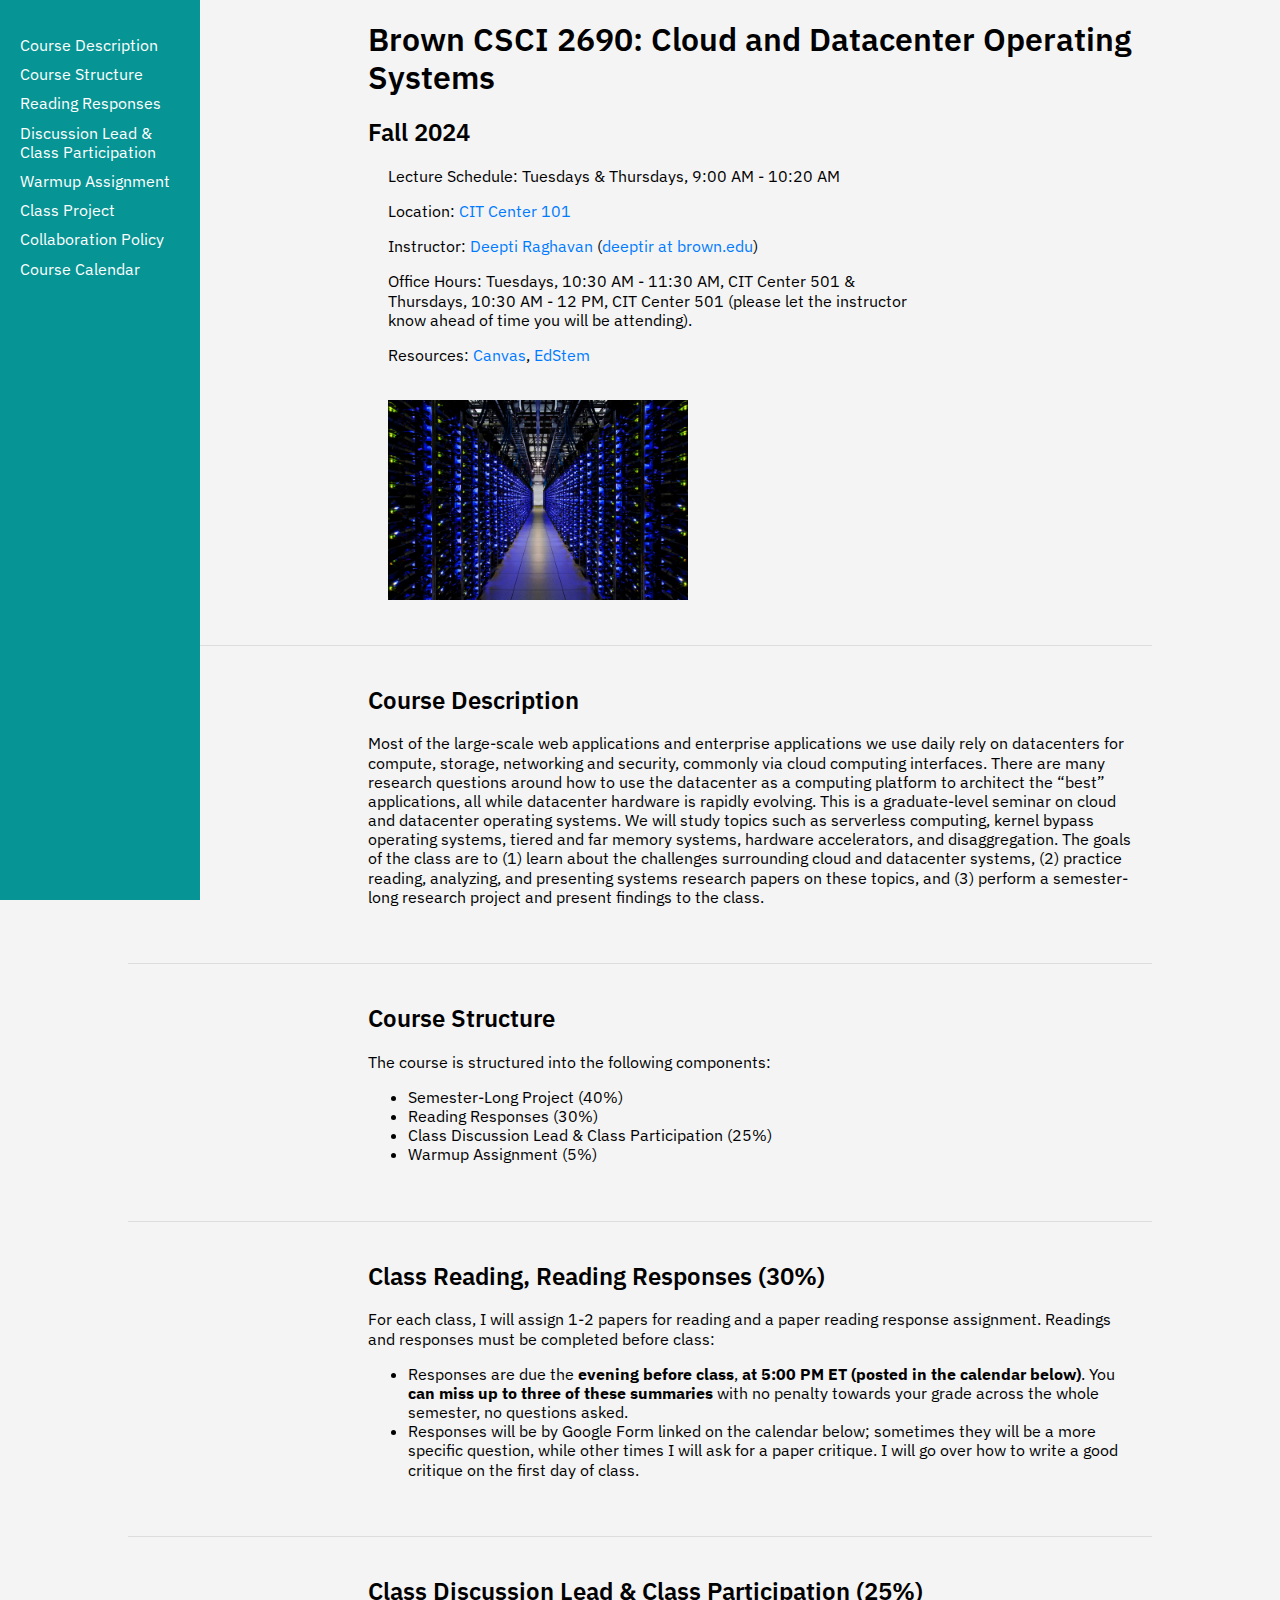
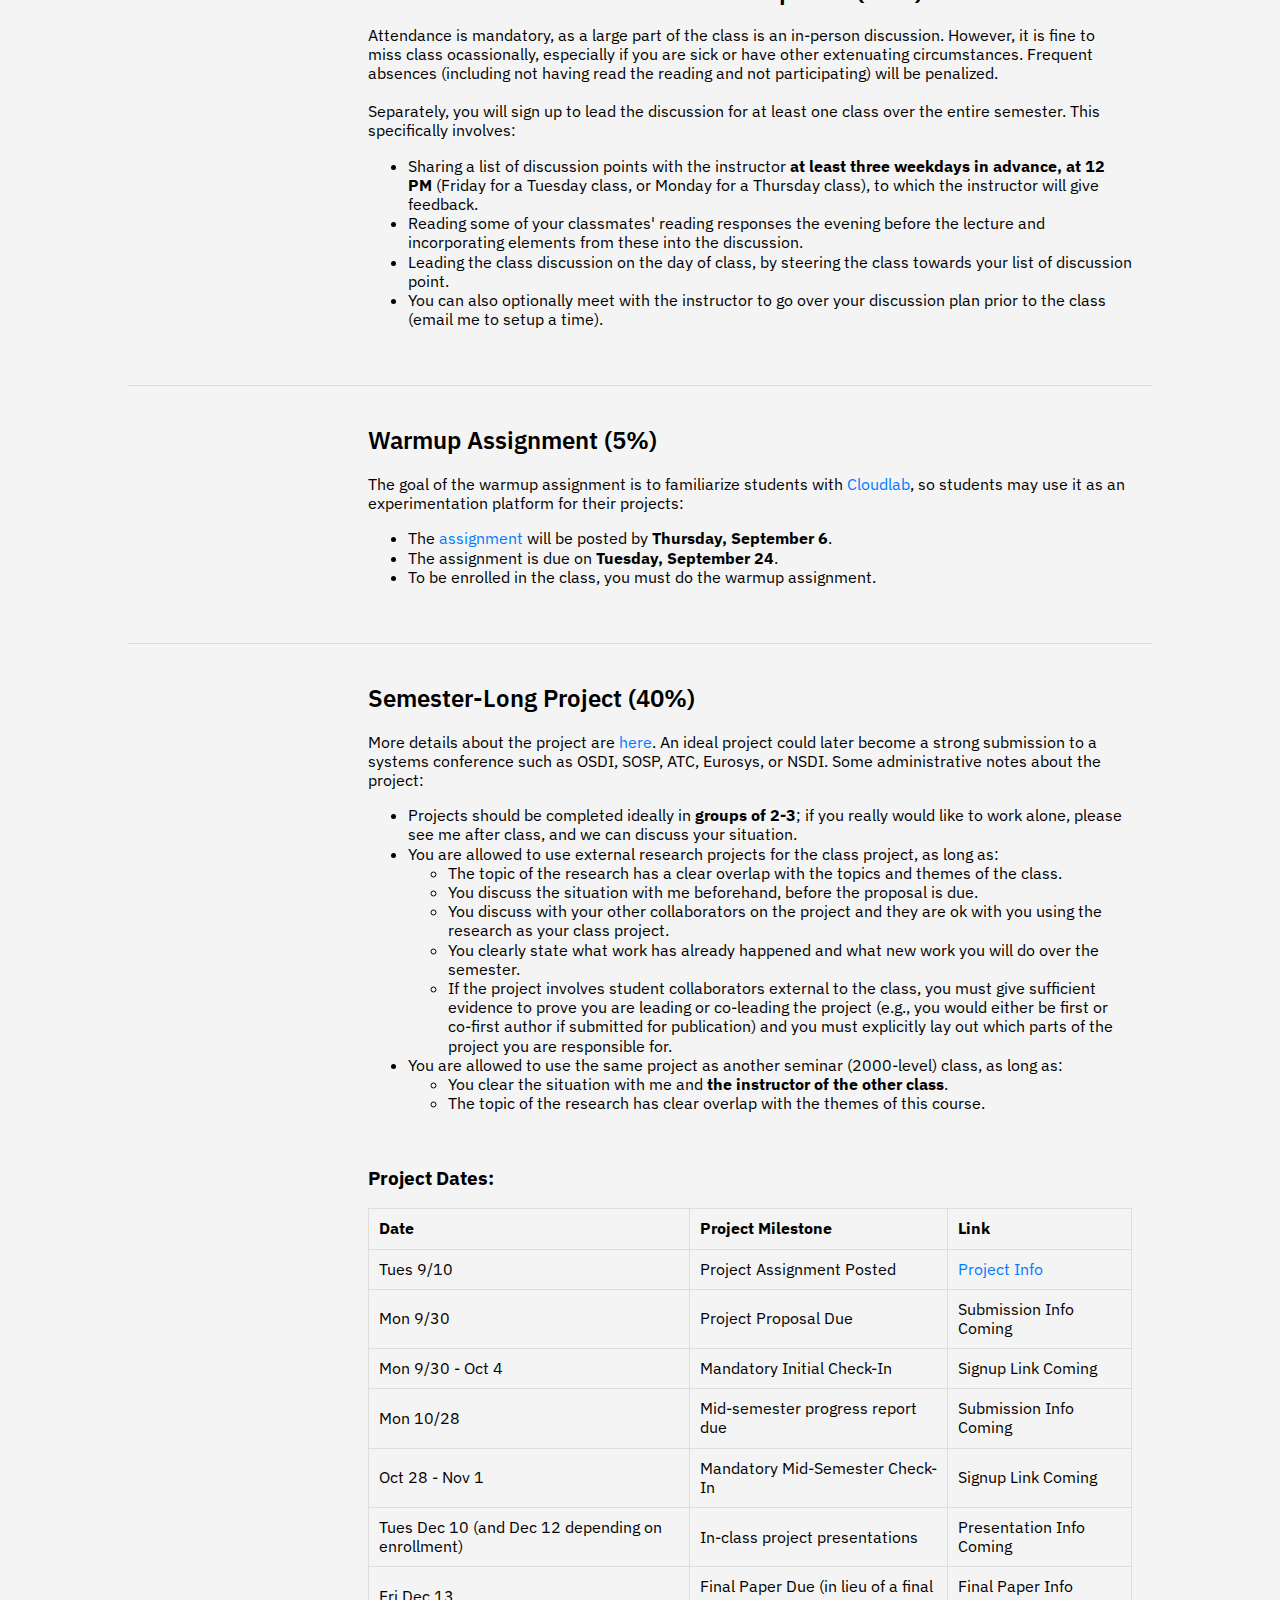
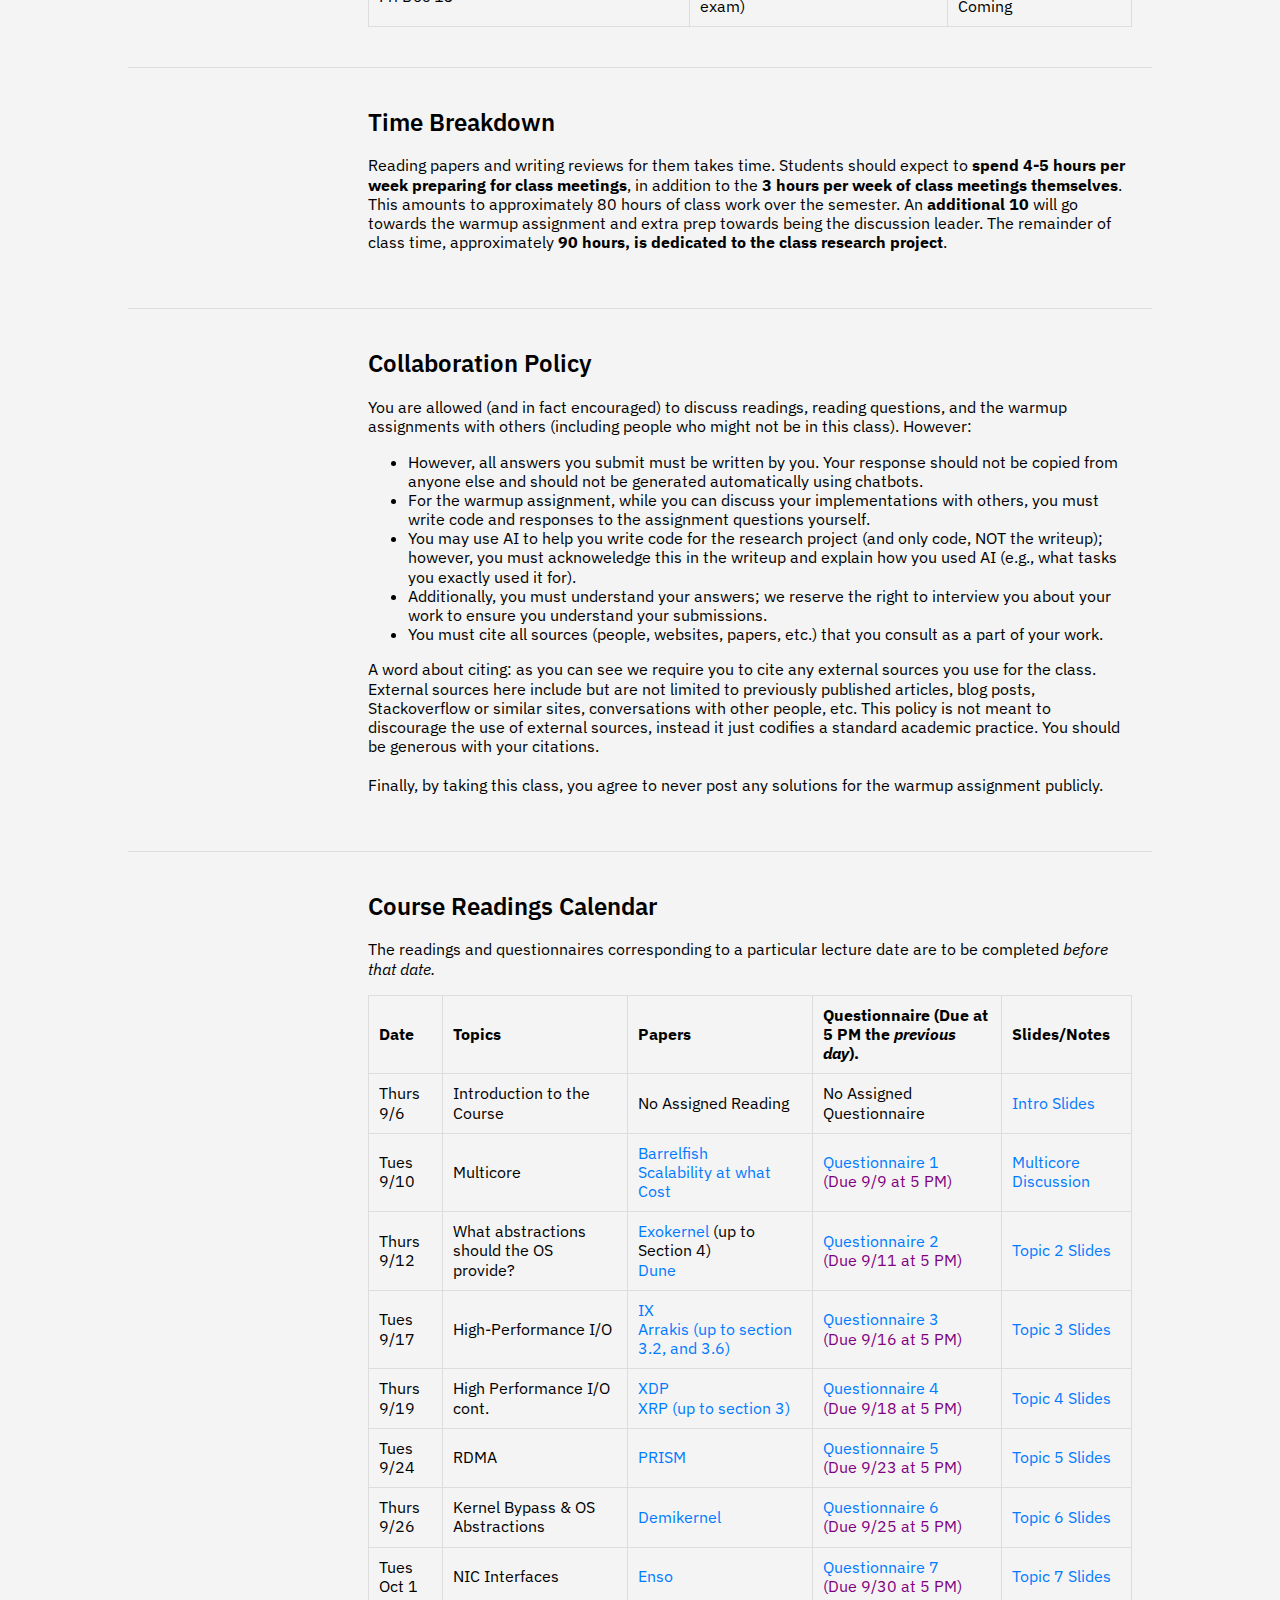
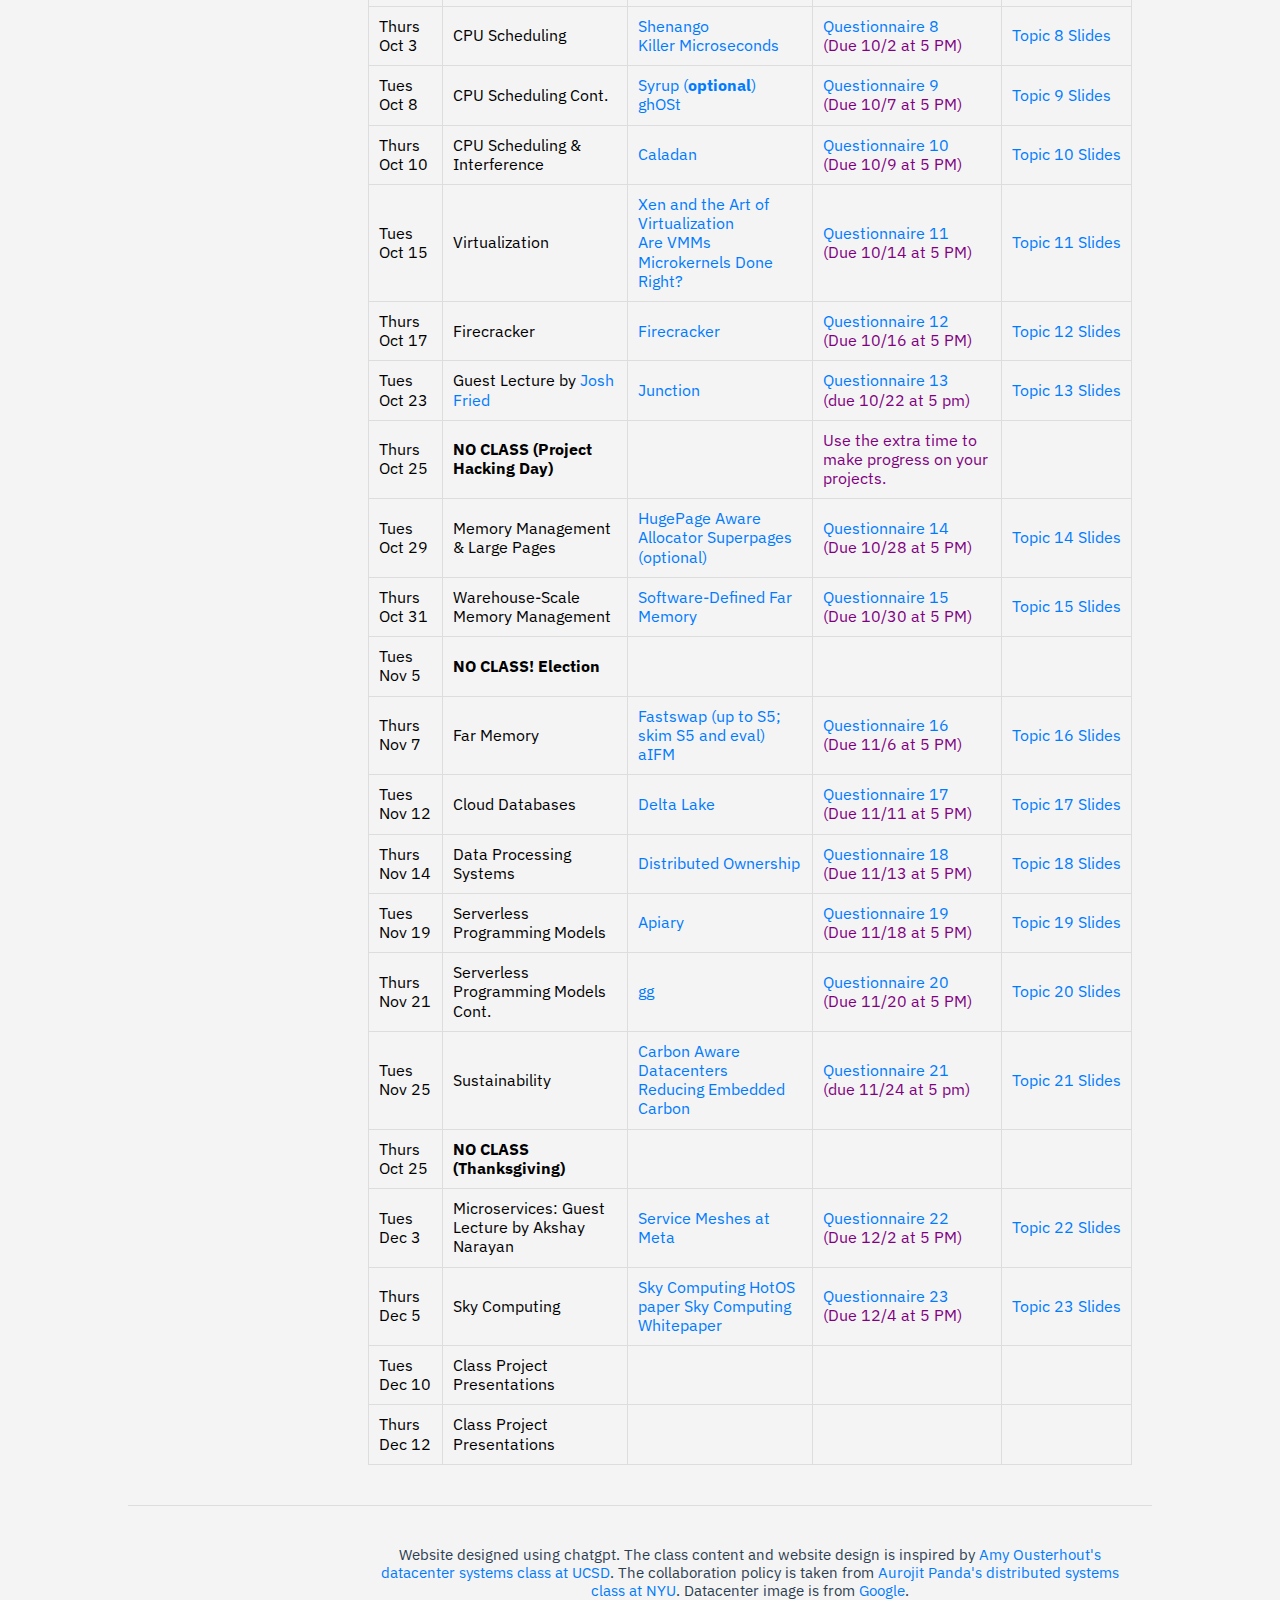
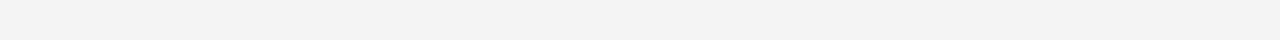
<file: index.html>
<!DOCTYPE html>
<html lang="en">
<head>
    <meta charset="UTF-8">
    <meta name="viewport" content="width=device-width, initial-scale=1.0">
    <title>CSCI 2690 Fall 24</title>
    <link rel="stylesheet" href="styles.css">
        <link href="https://fonts.googleapis.com/css2?family=IBM+Plex+Sans:wght@400;600&display=swap" rel="stylesheet">
</head>
<body>
    <div class="container">
	    <nav id="sidebar">
        <ul>
            <li><a href="#course-description">Course Description</a></li>
            <li><a href="#course-structure">Course Structure</a></li>
            <li><a href="#reading-responses">Reading Responses</a></li>
            <li><a href="#discussion-lead">Discussion Lead & Class Participation</a></li>
            <li><a href="#warmup-assignment">Warmup Assignment</a></li>
            <li><a href="#class-project">Class Project</a></li>
          		<li><a href="#collaboration">Collaboration Policy</a></li>
            <li><a href="#course-calendar">Course Calendar</a></li>
        </ul>
    </nav>

    <header>
        <h1>Brown CSCI 2690: Cloud and Datacenter Operating Systems</h1>
		<h2>Fall 2024</h2>
		<div class="header-details">
        	<p>Lecture Schedule: Tuesdays & Thursdays, 9:00 AM - 10:20 AM</p>
        	<p>Location: <a href=http://brown.edu/Facilities/Facilities_Management/maps/index.php#building/WATSONCIT>CIT Center 101</a></p>
			<p> Instructor: <a href=https://deeptir.me>Deepti Raghavan</a> (<a href="mailto:deeptir@brown.edu">deeptir at brown.edu</a>)</p>
        	<p>Office Hours: Tuesdays, 10:30 AM - 11:30 AM, CIT Center 501 & Thursdays, 10:30 AM - 12 PM, CIT Center 501 (please let the instructor know ahead of time you will be attending).</p>
            <p>Resources: <a href="https://canvas.brown.edu/courses/1097148">Canvas</a>, 
            <a href="https://edstem.org/us/courses/66130/discussion/">EdStem</a>
            </p>
		</div>
        <br>
    <div class="header-image">
        <img src="douglas-county-servers.jpg" alt="Google Datacenter" />
    </div>
    </header>

    <hr>

    <section id="course-description">
        <h2>Course Description</h2>
        <p>
		Most of the large-scale web applications and enterprise applications we use daily rely on datacenters for compute, storage, networking and security, commonly via cloud computing interfaces. There are many research questions around how to use the datacenter as a computing platform to architect the “best” applications, all while datacenter hardware is rapidly evolving. This is a graduate-level seminar on cloud and datacenter operating systems. We will study topics such as serverless computing, kernel bypass operating systems, tiered and far memory systems, hardware accelerators, and disaggregation. The goals of the class are to (1) learn about the challenges surrounding cloud and datacenter systems, (2) practice reading, analyzing, and presenting systems research papers on these topics, and (3) perform a semester-long research project and present findings to the class.
		</p>
    </section>

    <hr>

    <section id="course-structure">
        <h2>Course Structure</h2>
        <p>The course is structured into the following components:</p>
        <ul>
            <li>Semester-Long Project (40%)</li>
            <li>Reading Responses (30%)</li>
			<li>Class Discussion Lead & Class Participation (25%)</li>
			<li>Warmup Assignment (5%)</li>
        </ul>
    </section>

	<hr>
    <section id="reading-responses">
        <h2>Class Reading, Reading Responses (30%)</h2>
	<p>For each class, I will assign 1-2 papers for reading and a paper reading response assignment. Readings and responses must be completed before class:
	<ul>
		<li>Responses are due the <b>evening before class</b>, <b>at 5:00 PM ET (posted in the calendar below)</b>. You <b>can miss up to three of these summaries</b> with no penalty towards your grade across the whole semester, no questions asked.
</li>
<li>
    Responses will be by Google Form linked on the calendar below; sometimes they will be a more specific question, while other times I will ask for a paper critique. I will go over how to write a
    good critique on the first day of class.
	</li>
	</li>
</p>
    </section>

	<hr>
    <section id="discussion-lead">
        <h2>Class Discussion Lead & Class Participation (25%)</h2>
		<p>
	    Attendance is mandatory, as a large part of the class is an in-person discussion. However, it is fine to miss class ocassionally, especially if you are sick or have other extenuating
        circumstances. Frequent absences (including not having read the reading and not participating) will be penalized.
        <br><br>

		Separately, you will sign up to lead the discussion for at least one class over the entire semester. This specifically involves:
		<ul>
			<li>
                Sharing a list of discussion points with the instructor <b>at least three weekdays in advance, at 12 PM </b>(Friday for a Tuesday class, or Monday for a Thursday class), to which the instructor will give feedback.
			</li>
			<li>
				Reading some of your classmates' reading responses the evening before the lecture and incorporating elements from these into the discussion.
			</li>
			<li>
			    Leading the class discussion on the day of class, by steering the class towards your list of discussion point.
			</li>
			<li>You can also optionally meet with the instructor to go over your discussion plan prior to the class (email me to setup a time).</li>
		</ul>
		</p>
    </section>
	
	<hr>
    <section id="warmup-assignment">
        <h2>Warmup Assignment (5%)</h2>
		The goal of the warmup assignment is to familiarize students with <a href=https://www.cloudlab.us/>Cloudlab</a>, so students may use it as an experimentation platform for their projects:
		<ul>
			<li>The <a href="https://brown-csci2690.github.io/classwebsite-fall24/warmup.html">assignment</a> will be posted by <b>Thursday, September 6</b>.</li>
			<li>The assignment is due on <b>Tuesday, September 24</b>.</li>
			<li>To be enrolled in the class, you must do the warmup assignment.</li>
		</ul>
    </section>
    <hr>

    <section id="class-project">
        <h2>Semester-Long Project (40%)</h2>
		More details about the project are <a href="https://brown-csci2690.github.io/classwebsite-fall24/project.html">here</a>. An ideal project could later become a strong submission to a systems conference such as OSDI, SOSP, ATC, Eurosys, or NSDI. Some administrative notes about the project:

		<ul>

			<li>Projects should be completed ideally in <b>groups of 2-3</b>; if you really would like to work alone, please see me after class, and we can discuss your situation.
			</li>
            <li> You are allowed to use external research projects for the class project, as long as:
                <ul>
					<li>The topic of the research has a clear overlap with the topics and themes of the class.</li>
					<li> You discuss the situation with me beforehand, before the proposal is due.</li>
					<li>You discuss with your other collaborators on the project and they are ok with you using the research as your class project.</li>
                    <li>You clearly state what work has already happened and what new work you will do over the semester.</li>
					<li> If the project involves student collaborators external to the class, you must give sufficient evidence to prove you are leading or co-leading the project (e.g., you would either be first or co-first author if submitted for publication) and you must explicitly lay out which parts of the project you are responsible for.
					</li>
				</ul>
		</li>
		<li> You are allowed to use the same project as another seminar (2000-level) class, as long as:
				<ul>
					<li>You clear the situation with me and <b>the instructor of the other class</b>.	
					</li>
					<li>
						The topic of the research has clear overlap with the themes of this course.
					</li>
				</ul>
		</li>
		</ul> 
<br>
<h3>Project Dates:</h3>
    <div class="table-container">
        <table>
            <thead>
                <tr>
                    <th>Date</th>
                    <th>Project Milestone</th>
                    <th>Link</th>
                </tr>
            </thead>
            <tbody>
                <!-- Add rows for each class meeting -->
                <tr>
                    <td>Tues 9/10</td>
                    <td>Project Assignment Posted</td>
					<td><a href=/classwebsite-fall24/project.html>Project Info</a></td>
                </tr>
                <tr>
                    <td>Mon 9/30</td>
                    <td>Project Proposal Due</td>
					<td>Submission Info Coming</a></td>
                </tr>
                <tr>
                    <td>Mon 9/30 - Oct 4</td>
                    <td>Mandatory Initial Check-In</td>
					<td>Signup Link Coming</a></td>
                </tr>
                <tr>
                    <td>Mon 10/28</td>
                    <td>Mid-semester progress report due</td>
					<td>Submission Info Coming</a></td>
                </tr>
                <tr>
                    <td>Oct 28 - Nov 1</td>
                    <td>Mandatory Mid-Semester Check-In</td>
					<td>Signup Link Coming</a></td>
                </tr>
                <tr>
                    <td>Tues Dec 10 (and Dec 12 depending on enrollment)</td>
                    <td>In-class project presentations</td>
					<td>Presentation Info Coming</a></td>
                </tr>
                <tr>
                    <td>Fri Dec 13</td>
                    <td>Final Paper Due (in lieu of a final exam)</td>
					<td>Final Paper Info Coming</a></td>
                </tr>
                <!-- Continue adding rows for each date until 12/10/2024 -->
            </tbody>
        </table>
    </div>
    </section>
    <hr>
    <section id="time-breakdown">
        <h2>Time Breakdown </h2>
        <p>
        Reading papers and writing reviews for them takes time. Students should expect to <b>spend 4-5 hours per week preparing for class meetings</b>, in addition to the <b>3 hours per week of class meetings
            themselves</b>. This amounts to approximately 80 hours of class work over the semester. An <b>additional 10</b> will go towards the warmup assignment and extra prep towards being the discussion
        leader. The remainder of class time, approximately <b>90 hours, is dedicated to the class research project</b>.
        </p>
    </section>

    <hr>

<section id="collaboration">
        <h2>Collaboration Policy</h2>
		<p>
		You are allowed (and in fact encouraged) to discuss readings, reading questions, and the warmup assignments with others (including people who might not be in this class). However:
<ul>
	<li>However, all answers you submit must be written by you. Your response should not be copied from anyone else and should not be generated automatically using chatbots.</li>
	<li>
	For the warmup assignment, while you can discuss your implementations with others, you must write code and responses to the assignment questions yourself.
	</li>
    <li>You may use AI to help you write code for the research project (and only code, NOT the writeup); however, you must acknoweledge this in the writeup and explain how you used AI (e.g.,
        what tasks you exactly used it for).</li>
	<li>
		Additionally, you must understand your answers; we reserve the right to interview you about your work to ensure you understand your submissions.
	</li>
	<li>
		You must cite all sources (people, websites, papers, etc.) that you consult as a part of your work. 
	</li>
</ul>


A word about citing: as you can see we require you to cite any external sources you use for the class. External sources here include but are not limited to previously published articles, blog posts, Stackoverflow or similar sites, conversations with other people, etc. This policy is not meant to discourage the use of external sources, instead it just codifies a standard academic practice. You should be generous with your citations.
<br>
<br>
Finally, by taking this class, you agree to never post any solutions for the warmup assignment publicly. 
		</p>
    </section>

    <hr>
    
<section id="course-calendar">
    <h2>Course Readings Calendar</h2>
	<p>The readings and questionnaires corresponding to a particular lecture date are to be completed <em>before that date.</em></p>
    <div class="table-container">
        <table>
            <thead>
                <tr>
                    <th>Date</th>
                    <th>Topics</th>
                    <th>Papers</th>
                    <th>Questionnaire (Due at 5 PM the <em> previous day</em>).</th>
                    <th>Slides/Notes</th>
                </tr>
            </thead>
            <tbody>
                <!-- Add rows for each class meeting -->
                <tr>
                    <td>Thurs 9/6</td>
                    <td>Introduction to the Course</td>
                    <td>No Assigned Reading</td>
                    <td>No Assigned Questionnaire</td>
                    <td><a href="slides/day1slides.pdf">Intro Slides</a></td>
                </tr>
                <tr>
                    <td>Tues 9/10</td>
                    <td>Multicore</td>
                    <td>
                        <a href="https://www.sigops.org/s/conferences/sosp/2009/papers/baumann-sosp09.pdf">Barrelfish</a><br>
                        <a href=" https://www.usenix.org/system/files/conference/hotos15/hotos15-paper-mcsherry.pdf">Scalability at what Cost</a>
                    </td>
                    <td><a href="https://docs.google.com/forms/d/e/1FAIpQLSc2RG0h3fiJlMDRxGNHbjxCK0pA4wrpQJ8yi627AG5soQmK8A/viewform">Questionnaire 1</a>
                        <div id="due-date">(Due  9/9 at 5 PM)</div></td>
                    <td><a href="slides/day1notes.pdf">Multicore Discussion</a></td>
                </tr>
                <!-- Continue adding rows for each date until 12/10/2024 -->
                <tr>
                    <td>Thurs 9/12</td>
                    <td>What abstractions should the OS provide?</td>
                    <td>
                        <a
                            href="https://dl.acm.org/doi/pdf/10.1145/224057.224076">Exokernel</a>
                        (up to Section 4)<br>
                        <a href="https://www.usenix.org/conference/osdi12/technical-sessions/presentation/belay">Dune</a>
                    </td>
                    <td><a
                            href="https://docs.google.com/forms/d/e/1FAIpQLSdGvVfCpwJWHsXNITD4bYyzlDkPFrv5Zmqd01k2Eb2FpyTSlg/viewform?usp=sharing">Questionnaire 2</a>
                        <div id="due-date">(Due  9/11 at 5 PM)</div></td>
                    <td><a href="slides/topic2.pdf">Topic 2 Slides</a></td>
                </tr>
                <!-- Continue adding rows for each date until 12/10/2024 -->
                <tr>
                    <td>Tues 9/17</td>
                    <td>High-Performance I/O</td>
                    <td>
                        <a
                            href="https://www.usenix.org/system/files/conference/osdi14/osdi14-paper-belay.pdf">IX</a><br>
                        <a
                            href="https://www.usenix.org/system/files/conference/osdi14/osdi14-paper-peter_simon.pdf">Arrakis
                        (up to section 3.2, and 3.6)</a>
                    </td>
                    <td><a
                            href="https://docs.google.com/forms/d/e/1FAIpQLSdDLholi1sO3GACaJVDf-torqFY_8ysgoHeG-z2nlP2vIx88Q/viewform?usp=sf_link">Questionnaire 3</a>
                        <div id="due-date">(Due  9/16 at 5 PM)</div></td>
                    <td><a href="slides/topic3.pdf">Topic 3 Slides</a></td>
                </tr>
                <!-- Continue adding rows for each date until 12/10/2024 -->
                <tr>
                    <td>Thurs 9/19</td>
                    <td>High Performance I/O cont.</td>
                    <td>
                        <a href="https://dl.acm.org/doi/pdf/10.1145/3281411.3281443">XDP</a><br>
                        <a
                            href="https://www.usenix.org/system/files/osdi22-zhong_1.pdf">XRP
                        (up to section 3)</a>
                    </td>
                    <td><a
                            href="https://docs.google.com/forms/d/e/1FAIpQLSeMyHg_PKqlA7XP60g33WC0Uh3sspQ4F6U0c-ghsRMSQaI0dw/viewform?usp=sf_link">Questionnaire 4</a>
                        <div id="due-date">(Due  9/18 at 5 PM)</div></td>
                    <td><a href="slides/topic4.pdf">Topic 4 Slides</a></td>
                </tr>
                <!-- Continue adding rows for each date until 12/10/2024 -->
                <tr>
                    <td>Tues 9/24</td>
                    <td>RDMA</td>
                    <td>
                        <a
                            href="https://dl.acm.org/doi/10.1145/3477132.3483587">PRISM</a>
                    </td>
                    <td><a
                            href="https://docs.google.com/forms/d/e/1FAIpQLSdwQBov7f5VJLvNsb160mCg_JtIHuAtZ_77kRAQ1RczMG01fA/viewform?usp=sf_link">Questionnaire 5</a>
                        <div id="due-date">(Due  9/23 at 5 PM)</div></td>
                    <td><a href="slides/topic5.pdf">Topic 5 Slides</a></td>
                </tr>
                <!-- Continue adding rows for each date until 12/10/2024 -->
                <tr>
                    <td>Thurs 9/26</td>
                    <td>Kernel Bypass & OS Abstractions</td>
                    <td>
                        <a href="https://irenezhang.net/papers/demikernel-sosp21.pdf">Demikernel</a><br>
                    </td>
                    <td><a
                            href="https://docs.google.com/forms/d/e/1FAIpQLSf5kZlcl1hNwkHqfhTDL2f9j-9pPqyHVzyLeiYHDIY0faq8_A/viewform?usp=sf_link">Questionnaire 6</a>
                        <div id="due-date">(Due  9/25 at 5 PM)</div></td>
                    <td><a href="slides/topic6.pdf">Topic 6 Slides</a></td>
                </tr>
                <!-- Continue adding rows for each date until 12/10/2024 -->
                <tr>
                    <td>Tues Oct 1</td>
                    <td>NIC Interfaces</td>
                    <td>
                        <a href="https://www.usenix.org/system/files/osdi23-sadok.pdf">Enso</a>
                    </td>
                    <td><a
                            href="https://docs.google.com/forms/d/e/1FAIpQLScFbFGnyxMFx0_dKid7zhZ3SPOvyd7_3mQiI2VYikZx79Efgw/viewform?usp=sf_link">Questionnaire 7</a>
                        <div id="due-date">(Due  9/30 at 5 PM)</div></td>
                    <td><a href="slides/topic7.pdf">Topic 7 Slides</a></td>
                </tr>
                <!-- Continue adding rows for each date until 12/10/2024 -->
                <tr>
                    <td>Thurs Oct 3</td>
                    <td>CPU Scheduling</td>
                    <td>
                        <a href="https://www.usenix.org/system/files/nsdi19-ousterhout.pdf">Shenango</a></br>
                        <a href="https://dl.acm.org/doi/pdf/10.1145/3015146">Killer Microseconds</a>
                    </td>
                    <td><a href="https://docs.google.com/forms/d/e/1FAIpQLSem_vuryc40iD3VIB85kTpDKFyLk0B2q5G4MiERBCos1s-Lww/viewform">Questionnaire 8</a>
                        <div id="due-date">(Due  10/2 at 5 PM)</div></td>
                    <td><a href="slides/topic8.pdf">Topic 8 Slides</a></td>
                </tr>
                <!-- Continue adding rows for each date until 12/10/2024 -->
                <tr>
                    <td>Tues Oct 8</td>
                    <td>CPU Scheduling Cont.</td>
                    <td>
                        <a
                            href="https://dl.acm.org/doi/pdf/10.1145/3477132.3483548">Syrup
                            (<b>optional</b>)</a><br>
                        <a href="https://dl.acm.org/doi/pdf/10.1145/3477132.3483542">ghOSt</a>
                    </td>
                    <td><a
                            href="https://docs.google.com/forms/d/e/1FAIpQLSf7vpzXxvz3WrCFp1_2RIt7LUgtsYx0K1iXI1KqoL5tRlhZoQ/viewform">Questionnaire 9</a>
                        <div id="due-date">(Due 10/7 at 5 PM)</div></td>
                    <td><a href="slides/topic7.pdf">Topic 9 Slides</a></td>
                </tr>
                <!-- Continue adding rows for each date until 12/10/2024 -->
                <tr>
                    <td>Thurs Oct 10</td>
                    <td>CPU Scheduling & Interference</td>
                    <td>
                        <a href="https://www.usenix.org/system/files/osdi20-fried.pdf">Caladan</a>
                    </td>
                    <td><a
                            href="https://docs.google.com/forms/d/e/1FAIpQLSdRomJWhHnf7WIppup5sgYDcydGwlEoXSwglPdRBQ-iEtK3Lg/viewform?usp=sf_link">Questionnaire 10</a>
                        <div id="due-date">(Due  10/9 at 5 PM)</div></td>
                    <td><a href="slides/topic10.pdf">Topic 10 Slides</a></td>
                </tr>
                <!-- Continue adding rows for each date until 12/10/2024 -->
                <tr>
                    <td>Tues Oct 15</td>
                    <td>Virtualization</td>
                    <td>
                    <a href="https://dl.acm.org/doi/pdf/10.1145/945445.945462">Xen and the Art of Virtualization</a><br>
                    <a href="https://www.usenix.org/legacy/event/hotos05/final_papers_backup/hand/hand_html/index.html">Are VMMs Microkernels Done Right?</a>
                    </td>
                    <td><a
                            href="https://docs.google.com/forms/d/e/1FAIpQLSdKAYpR4_qJOvjgdHY9FXK-w8ky2fMgZmnmPFmP14PH4c1qZQ/viewform?usp=sf_link">Questionnaire 11</a>
                        <div id="due-date">(Due 10/14 at 5 PM)</div></td>
                    <td><a href="slides/topic11.pdf">Topic 11 Slides</a></td>
                </tr>
                <!-- Continue adding rows for each date until 12/10/2024 -->
                <tr>
                    <td>Thurs Oct 17</td>
                    <td>Firecracker</td>
                    <td>
                        <a href="https://www.usenix.org/system/files/nsdi20-paper-agache.pdf">Firecracker</a>
                    </td>
                    <td><a
                            href="https://docs.google.com/forms/d/e/1FAIpQLSenmJMmzG9ze5iATAyabyTkUZpum4uzd0JMxanrbl2WERJnow/viewform">Questionnaire 12</a>
                        <div id="due-date">(Due  10/16 at 5 PM)</div></td>
                    <td><a href="slides/topic12.pdf">Topic 12 Slides</a></td>
                </tr>
                <!-- Continue adding rows for each date until 12/10/2024 -->
                <tr>
                    <td>Tues Oct 23</td>
                    <td>Guest Lecture by <a href="https://joshfried.io/">Josh Fried</a></td>
                    <td>
                        <a href="https://www.usenix.org/system/files/nsdi24-fried.pdf">Junction</a></br>
                    </td>
                    <td><a
                            href="https://docs.google.com/forms/d/e/1FAIpQLSdP19YuSqfo4jXk3jCjAbMAtbXs2dZ4JZ2DB2ENERLXmSBP3Q/viewform">Questionnaire 13</a>
                        <div id="due-date">(due 10/22 at 5 pm)</div></td>
                    <td><a href="slides/topic13.pdf">Topic 13 Slides</a></td>
                </tr>
                <!-- Continue adding rows for each date until 12/10/2024 -->
                <tr>
                    <td>Thurs Oct 25</td>
                    <td><b>NO CLASS (Project Hacking Day)</b></td>
                    <td>
                    </td>
                    <td>
                        <div id="due-date">Use the extra time to make progress on your projects.</div></td>
                    <td></td>
                </tr>
                <!-- Continue adding rows for each date until 12/10/2024 -->
                <tr>
                    <td>Tues Oct 29</td>
                    <td>Memory Management & Large Pages</td>
                    <td>
                        <a href="https://www.usenix.org/system/files/osdi21-hunter.pdf">HugePage Aware Allocator</a>
                        <a
                            href="https://www.usenix.org/legacy/events/osdi02/tech/full_papers/navarro/navarro.pdf">Superpages
                        (optional)</a><br>
                    </td>
                    <td><a href="https://docs.google.com/forms/d/e/1FAIpQLSc2BYv_Sh7yV-kjOVQV3gX4zUA8wknJAp29pCJL1JGfn3Bfbg/viewform">Questionnaire 14</a>
                        <div id="due-date">(Due 10/28 at 5 PM)</div></td>
                    <td><a href="slides/topic14.pdf">Topic 14 Slides</a></td>
                </tr>
                <!-- Continue adding rows for each date until 12/10/2024 -->
                <tr>
                    <td>Thurs Oct 31</td>
                    <td>Warehouse-Scale Memory Management</td>
                    <td>
                        <a href="https://www.cs.purdue.edu/homes/csjgwang/CloudNativeDB/WSCMemoryASPLOS19.pdf">Software-Defined Far Memory</a>
                    </td>
                    <td><a href="https://docs.google.com/forms/d/e/1FAIpQLSdnaiCd1VvncdAoTzf5LLV5TjPUpav5dUm-GWI_DOoUHKij3A/viewform">Questionnaire 15</a>
                        <div id="due-date">(Due  10/30 at 5 PM)</div></td>
                    <td><a href="slides/topic15.pdf">Topic 15 Slides</a></td>
                </tr>
                <!-- Continue adding rows for each date until 12/10/2024 -->
                <tr>
                    <td>Tues Nov 5</td>
                    <td><b>NO CLASS! Election</b></td>
                    <td>
                    </td>
                    <td></td>
                    <td></td>
                </tr>
                <!-- Continue adding rows for each date until 12/10/2024 -->
                <tr>
                    <td>Thurs Nov 7</td>
                    <td>Far Memory</td>
                    <td>
                        <a
                            href="https://amyousterhout.com/papers/cfm_eurosys20.pdf">Fastswap
                        (up to S5; skim S5 and eval)</a><br>
                        <a href="https://www.usenix.org/system/files/osdi20-ruan.pdf">aIFM</a>
                    </td>
                    <td><a href="https://docs.google.com/forms/d/e/1FAIpQLSeR1GCXgZZOgh8EikvDk6iyUMc5xT_89eXWQS9N_SzFhkFn_A/viewform">Questionnaire 16</a>
                        <div id="due-date">(Due  11/6 at 5 PM)</div></td>
                    <td><a href="slides/topic16.pdf">Topic 16 Slides</a></td>
                </tr>
                <!-- Continue adding rows for each date until 12/10/2024 -->
                <tr>
                    <td>Tues Nov 12</td>
                    <td>Cloud Databases</td>
                    <td>
                    <a
                        href="https://dl.acm.org/doi/pdf/10.14778/3415478.3415560">Delta
                    Lake</a><br>
                    </td>
                    <td><a
                            href="https://docs.google.com/forms/d/e/1FAIpQLSdPpvJBgjUhPnQ0eMkHqumksPmOxUd2eZhX_o9_dw1nddjX9Q/viewform">Questionnaire 17</a>
                        <div id="due-date">(Due 11/11 at 5 PM)</div></td>
                    <td><a href="slides/topic17.pdf">Topic 17 Slides</a></td>
                </tr>
                <!-- Continue adding rows for each date until 12/10/2024 -->
                <tr>
                    <td>Thurs Nov 14</td>
                    <td>Data Processing Systems</td>
                    <td>
                        <a
                            href="https://www.usenix.org/system/files/nsdi21-wang.pdf">
                        Distributed Ownership</a><br>
                    </td>
                    <td><a
                            href="https://docs.google.com/forms/d/e/1FAIpQLSeviqD3xGf6ZX_LBOBeV7ReKH6L-Ji-xub7zfgsr8v3zXkGTQ/viewform">Questionnaire 18</a>
                        <div id="due-date">(Due  11/13 at 5 PM)</div></td>
                    <td><a href="slides/topic18.pdf">Topic 18 Slides</a></td>
                </tr>
                <!-- Continue adding rows for each date until 12/10/2024 -->
                <tr>
                    <td>Tues Nov 19</td>
                    <td>Serverless Programming Models</td>
                    <td>
                        <a href="https://arxiv.org/pdf/2208.13068">Apiary</a></br>
                    </td>
                    <td><a
                            href="https://docs.google.com/forms/d/e/1FAIpQLSdGAnLmrC3oSg-3fL-yycjaGO27s_gA2GWR7lodYBTlqmhH4w/viewform">Questionnaire 19</a>
                        <div id="due-date">(Due 11/18 at 5 PM)</div></td>
                    <td><a href="slides/topic19.pdf">Topic 19 Slides</a></td>
                </tr>
                <!-- Continue adding rows for each date until 12/10/2024 -->
                <tr>
                    <td>Thurs Nov 21</td>
                    <td>Serverless Programming Models Cont.</td>
                    <td>
                        <a href="https://www.usenix.org/system/files/atc19-fouladi.pdf">gg</a>
                    </td>
                    <td><a
                            href="https://docs.google.com/forms/d/e/1FAIpQLScKTb3N9D3awveqprgCW3sxLvEbYQTW9V1f8Ls81OVIUTURJQ/viewform">Questionnaire 20</a>
                        <div id="due-date">(Due  11/20 at 5 PM)</div></td>
                    <td><a href="slides/topic20.pdf">Topic 20 Slides</a></td>
                </tr>
                <!-- Continue adding rows for each date until 12/10/2024 -->
                <tr>
                    <td>Tues Nov 25</td>
                    <td>Sustainability</a></td>
                    <td>
                        <a href="https://dl.acm.org/doi/pdf/10.1145/3575693.3575754">Carbon Aware Datacenters</a></br>
                        <a href="https://hotcarbon.org/assets/2023/pdf/a7-lyu.pdf">Reducing Embedded Carbon</a>
                    </td>
                    <td><a
                            href="https://docs.google.com/forms/d/e/1FAIpQLSfXbFyro4jYztVLJhVMqiKPgy3IrIdR3JbcgjcsFN_ZTODdjg/viewform">Questionnaire 21</a>
                        <div id="due-date">(due 11/24 at 5 pm)</div></td>
                    <td><a href="slides/topic21.pdf">Topic 21 Slides</a></td>
                </tr>
                <!-- Continue adding rows for each date until 12/10/2024 -->
                <tr>
                    <td>Thurs Oct 25</td>
                    <td><b>NO CLASS (Thanksgiving)</b></td>
                    <td>
                    </td>
                    <td>
                    </td>
                    <td></td>
                </tr>
                <!-- Continue adding rows for each date until 12/10/2024 -->
                <tr>
                    <td>Tues Dec 3</td>
                    <td>Microservices: Guest Lecture by Akshay Narayan</td>
                    <td> <a href="https://www.usenix.org/system/files/osdi23-saokar.pdf">Service
                        Meshes at Meta</a>
                    </td>
                    <td><a href="https://docs.google.com/forms/d/e/1FAIpQLScaMaKLiMtep4hYlQYmKEM8geHVKNj_j0V77bIfsWl3YKNbPg/viewform">Questionnaire 22</a>
                        <div id="due-date">(Due 12/2 at 5 PM)</div></td>
                    <td><a href="slides/topic22.pdf">Topic 22 Slides</a></td>
                </tr>
                <!-- Continue adding rows for each date until 12/10/2024 -->
                <tr>
                    <td>Thurs Dec 5</td>
                    <td>Sky Computing</td>
                    <td>
                        <a
                            href="https://sigops.org/s/conferences/hotos/2021/papers/hotos21-s02-stoica.pdf">Sky
                            Computing HotOS paper</a>
                        <a
                            href="https://arxiv.org/pdf/2205.07147">Sky
                            Computing Whitepaper</a>
                    </td>
                    <td><a href="https://docs.google.com/forms/d/e/1FAIpQLSfOgd94ANCztcUykJ3UU0aIdXWaSOxW2a3xOg3k7lkdMWOSgw/viewform?usp=sf_link">Questionnaire 23</a>
                        <div id="due-date">(Due  12/4 at 5 PM)</div></td>
                    <td><a href="slides/topic23.pdf">Topic 23 Slides</a></td>
                </tr>
                <!-- Continue adding rows for each date until 12/10/2024 -->
                <tr>
                    <td>Tues Dec 10</td>
                    <td>Class Project Presentations</td>
                    <td>
                    </td>
                    <td></td>
                    <td></td>
                </tr>
                <!-- Continue adding rows for each date until 12/10/2024 -->
                <tr>
                    <td>Thurs Dec 12</td>
                    <td>Class Project Presentations</td>
                    <td>
                    </td>
                    <td>
                    <td></td>
                </tr>
                <!-- Continue adding rows for each date until 12/10/2024 -->
                <tr>

            </tbody>
        </table>
    </div>
</section>


<hr>
    <footer>
        <p>Website designed using chatgpt. The class content and website design is inspired by <a href=https://amyousterhout.com/cse291-fall23/index.html>Amy Ousterhout's datacenter systems class at UCSD</a>. The collaboration policy is taken from <a href=https://cs.nyu.edu/~apanda/classes/sp24/>Aurojit Panda's distributed systems class at NYU</a>. Datacenter image is from <a href=https://www.google.com/about/datacenters/gallery/>Google</a>.</p>
    </footer>
</body>
</div>
</html>

<script>
    const menuToggle = document.getElementById('menu-toggle');
    const sidebar = document.getElementById('sidebar');
    const mainContent = document.querySelector('header, section, footer');

    menuToggle.addEventListener('click', function() {
        if (sidebar.style.display === 'block') {
            sidebar.style.display = 'none';
            mainContent.style.marginLeft = '0'; /* Reset margin when sidebar is hidden */
        } else {
            sidebar.style.display = 'block';
            mainContent.style.marginLeft = '220px'; /* Adjust margin when sidebar is shown */
        }
    });
</script>
</file>
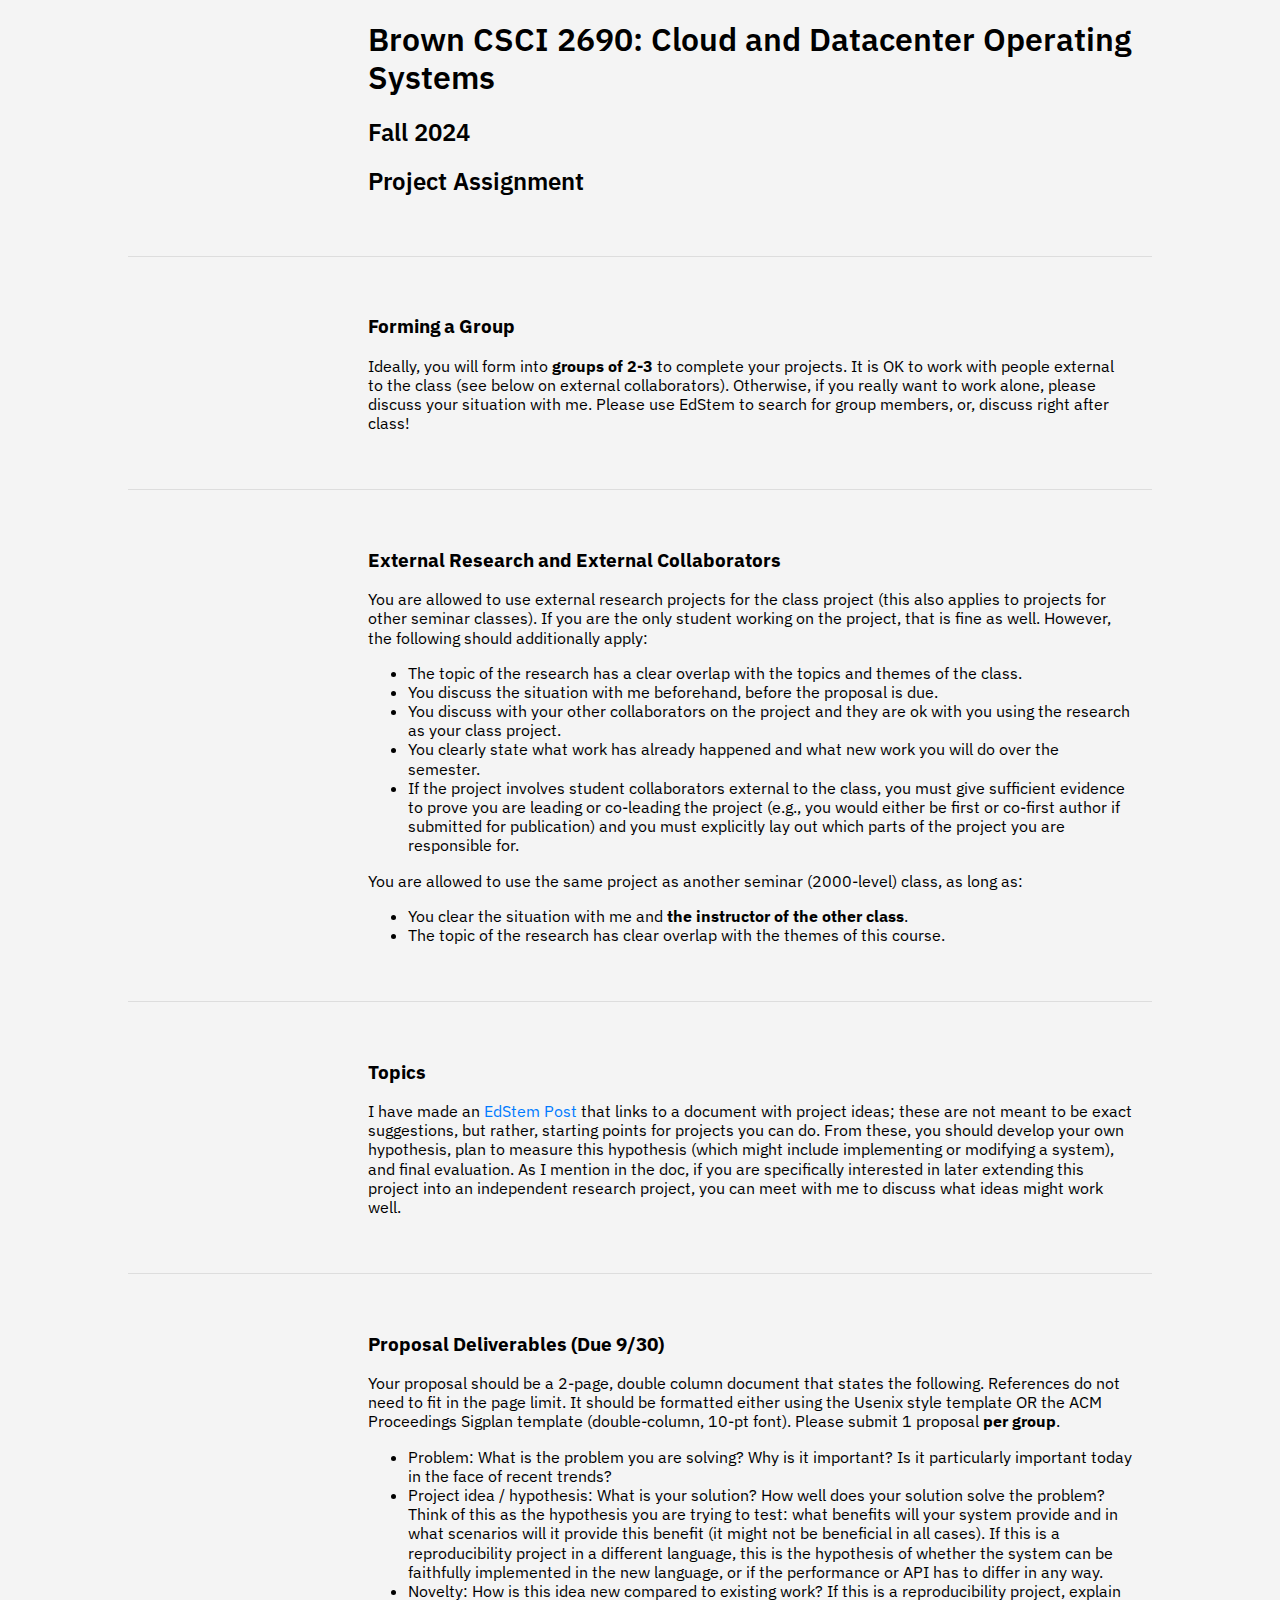
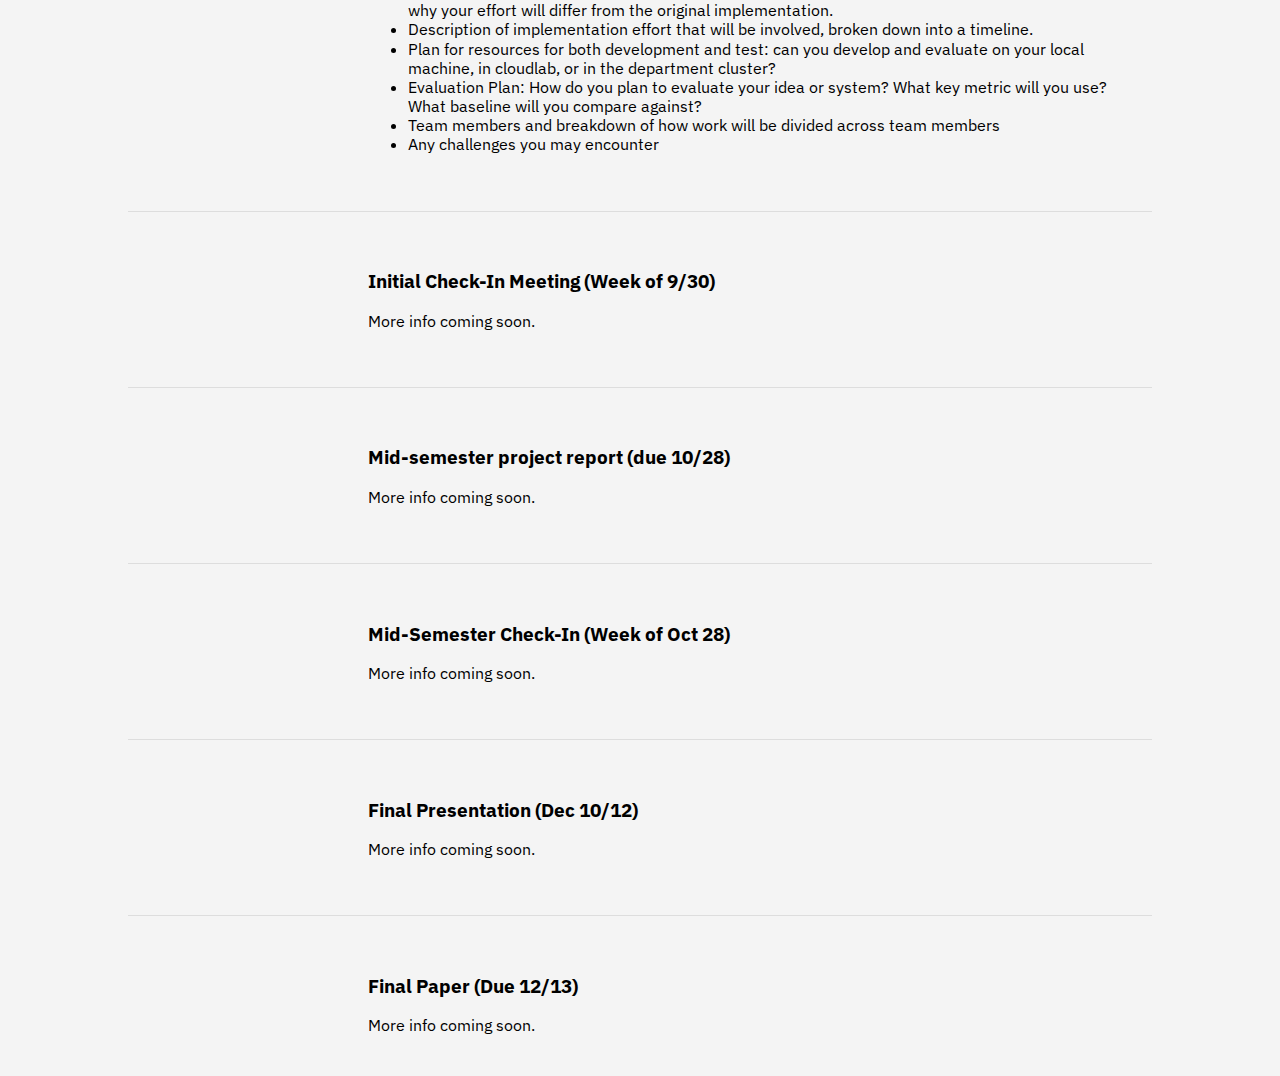
<file: project.html>
<!DOCTYPE html>
<html lang="en">
<head>
    <meta charset="UTF-8">
    <meta name="viewport" content="width=device-width, initial-scale=1.0">
    <title>CSCI 2690 Fall 24</title>
    <link rel="stylesheet" href="styles.css">
        <link href="https://fonts.googleapis.com/css2?family=IBM+Plex+Sans:wght@400;600&display=swap" rel="stylesheet">
</head>
<body> 
    <div class="container">
    <header>
        <h1>Brown CSCI 2690: Cloud and Datacenter Operating Systems</h1>
		<h2>Fall 2024</h2>
		<h2>Project Assignment</h2>
    </header>
    
    <hr>
    <section id="project-group">
        <h3>Forming a Group</h3>
        <p>
        Ideally, you will form into <b>groups of 2-3</b> to complete your
        projects.
        It is OK to work with people external to the class (see
        below on external collaborators). Otherwise, if you really want to
        work alone, please discuss your situation with me. Please use
        EdStem to search for group members, or, discuss right after class!
        </p>
    </section>
    <hr>
    <section id="external-research">
        <h3>External Research and External Collaborators</h3>
        <p>
            You are allowed to use external research projects for the
                class project (this also applies to projects for other
                seminar classes). If you are the only student working on the
                project, that is fine as well. However, the following should
                additionally apply:
                <ul>
					<li>The topic of the research has a clear overlap with the topics and themes of the class.</li>
					<li> You discuss the situation with me beforehand, before the proposal is due.</li>
					<li>You discuss with your other collaborators on the project and they are ok with you using the research as your class project.</li>
                    <li>You clearly state what work has already happened and what new work you will do over the semester.</li>
					<li> If the project involves student collaborators external to the class, you must give sufficient evidence to prove you are leading or co-leading the project (e.g., you would either be first or co-first author if submitted for publication) and you must explicitly lay out which parts of the project you are responsible for.
					</li>
				</ul>
		You are allowed to use the same project as another seminar (2000-level) class, as long as:
				<ul>
					<li>You clear the situation with me and <b>the instructor of the other class</b>.	
					</li>
					<li>
						The topic of the research has clear overlap with the themes of this course.
					</li>
				</ul>
        </p>
    </section>
    <hr>
    <section id="project-topic">
        <h3>Topics</h3>
        <p>
        I have made an <a
            href="https://edstem.org/us/courses/66130/discussion/5257143">EdStem Post</a> that links to a document
        with project ideas; these are not meant to be exact suggestions, but
        rather, starting points for projects you can do. From these, you
        should develop your own hypothesis, plan to measure this hypothesis
        (which might include implementing or modifying a system), and
        final evaluation. As I mention in the doc, if you are specifically
        interested in later extending this project into an independent
        research project, you can meet with me to discuss what ideas might work
        well.
        </p>
    </section>
    <hr>
    <section id="project-deliverable">
        <h3>Proposal Deliverables (Due 9/30)</h3>
        <p>
        Your proposal should be a 2-page, double column document that states the
        following. References do not need to fit in the page limit. It should be formatted either using the
        <ahref="https://www.usenix.org/conferences/author-resources/paper-templates">Usenix
        style template</a> OR the ACM Proceedings Sigplan template
    (double-column, 10-pt font). Please submit 1 proposal <b>per
        group</b>.
				<ul>
                    <li>Problem: What is the problem you are solving? Why is
                    it important? Is it particularly important today in the
                    face of recent trends?</li>
                    <li>Project idea / hypothesis: What is your solution? How well does your solution solve
                        the problem? Think of this as the hypothesis you
                        are trying to test: what benefits will your system
                        provide and in what scenarios will it provide this
                        benefit (it might not be beneficial in all cases).
                        
                    If this is a reproducibility project in a
                    different language, this is the hypothesis of whether the
                    system can be faithfully implemented in the new language, or
                    if the performance or API has to differ in any way.
                    </li>
                    <li>Novelty: How is this idea new
                        compared to existing work? If this is a reproducibility
                    project, explain why your effort will differ from the
                    original implementation.</li>
                    <li>Description of implementation effort that will be
                        involved, broken down into a timeline.</li>
                    <li>Plan for resources for both development and test: can
                        you develop and evaluate on your local machine, in cloudlab, or
                        in the department cluster?</li>
                    <li>Evaluation Plan: How do you plan to evaluate your
                        idea or system? What key metric will you use? What baseline
                        will you compare against?</li>
                    <li>Team members and breakdown of how work will be divided
                    across team members</li>
                    <li>Any challenges you may encounter</li>
                </ul>

        </p>
    </section>
    <hr>
    <section id="project-checkin">
        <h3>Initial Check-In Meeting (Week of 9/30)</h3>
        <p>
        More info coming soon.
        </p>
    </section>
    <hr>
    <section id="project-deliverable">
        <h3>Mid-semester project report (due 10/28)</h3>
        <p>
        More info coming soon.
        </p>
    </section>
    <hr>
    <section id="project-checkin">
        <h3>Mid-Semester Check-In (Week of Oct 28)</h3>
        <p>
        More info coming soon.
        </p>
    </section>
    <hr>
    <section id="project-deliverable">
        <h3>Final Presentation (Dec 10/12)</h3>
        <p>
        More info coming soon.
        </p>
    </section>
    <hr>
    <section id="project-deliverable">
        <h3>Final Paper (Due 12/13)</h3>
        <p>
        More info coming soon.
        </p>
    </section>


    </div>
</body>
</html>
</file>
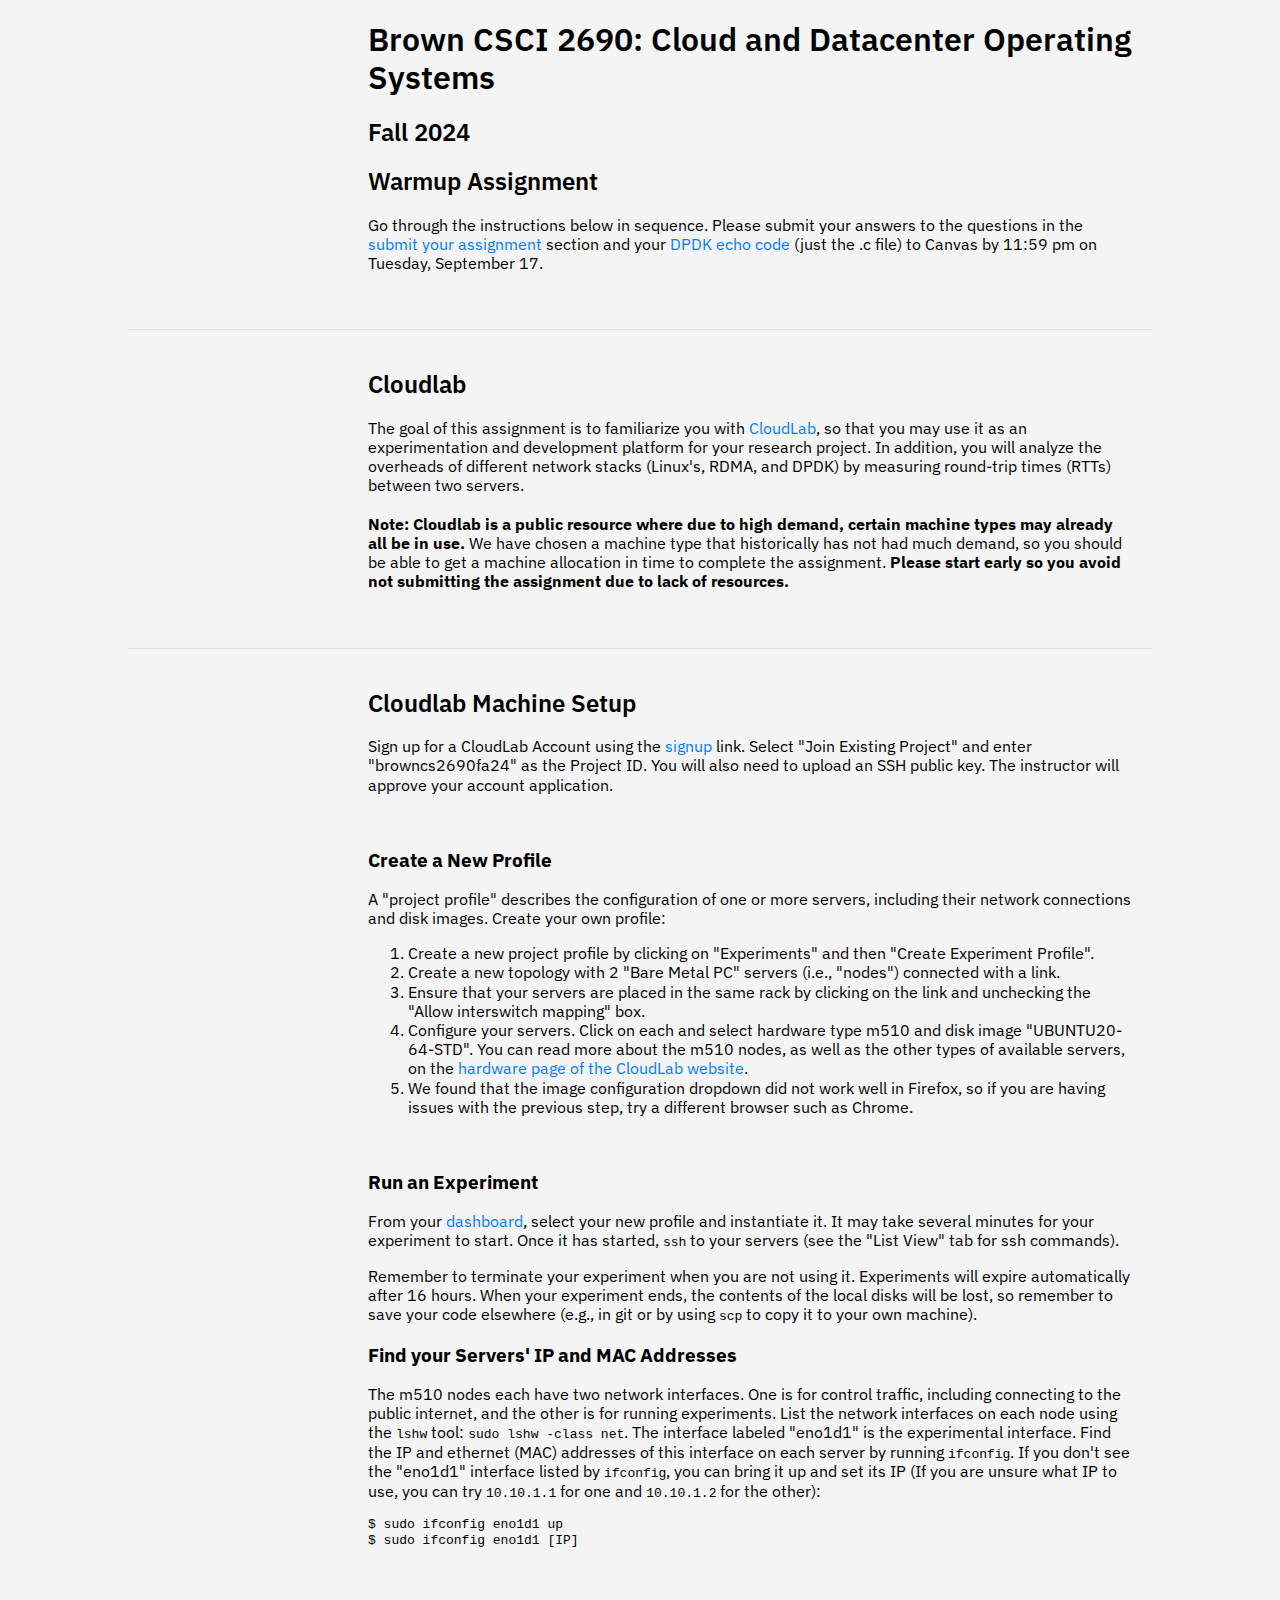
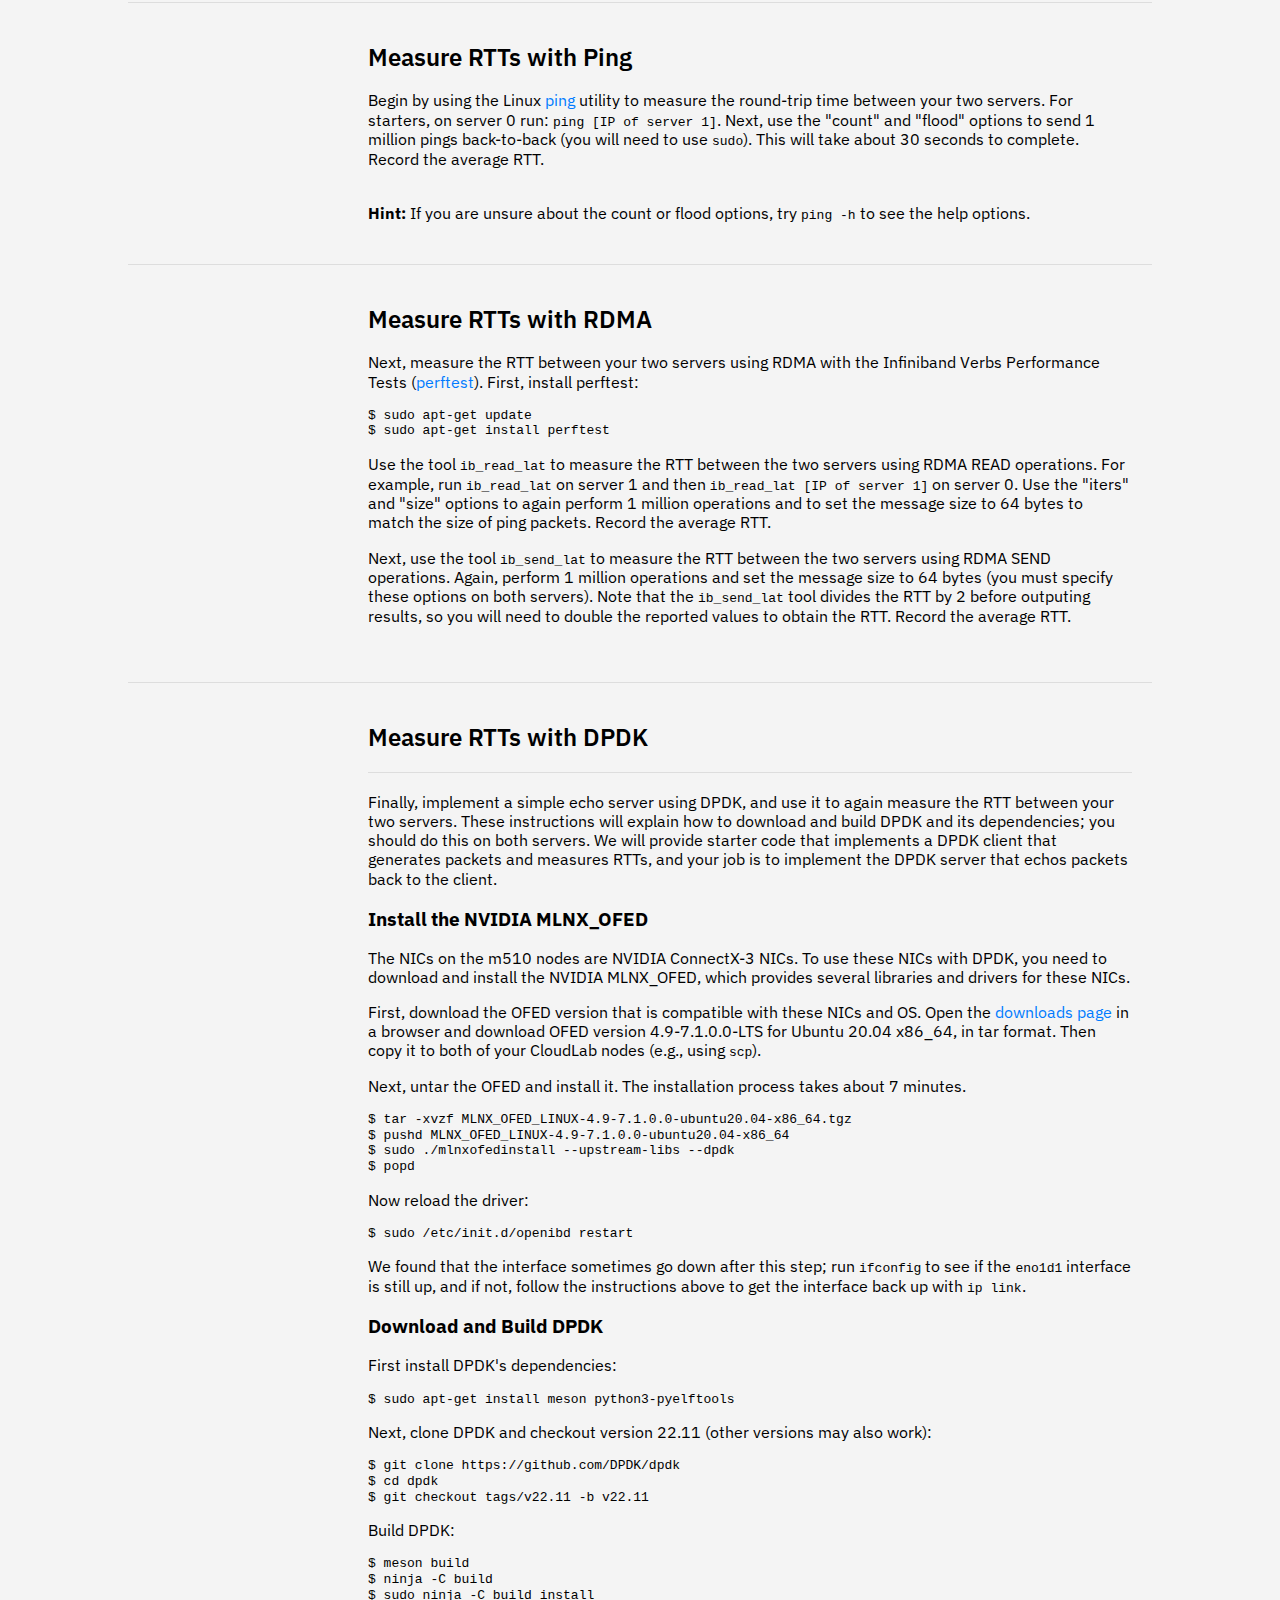
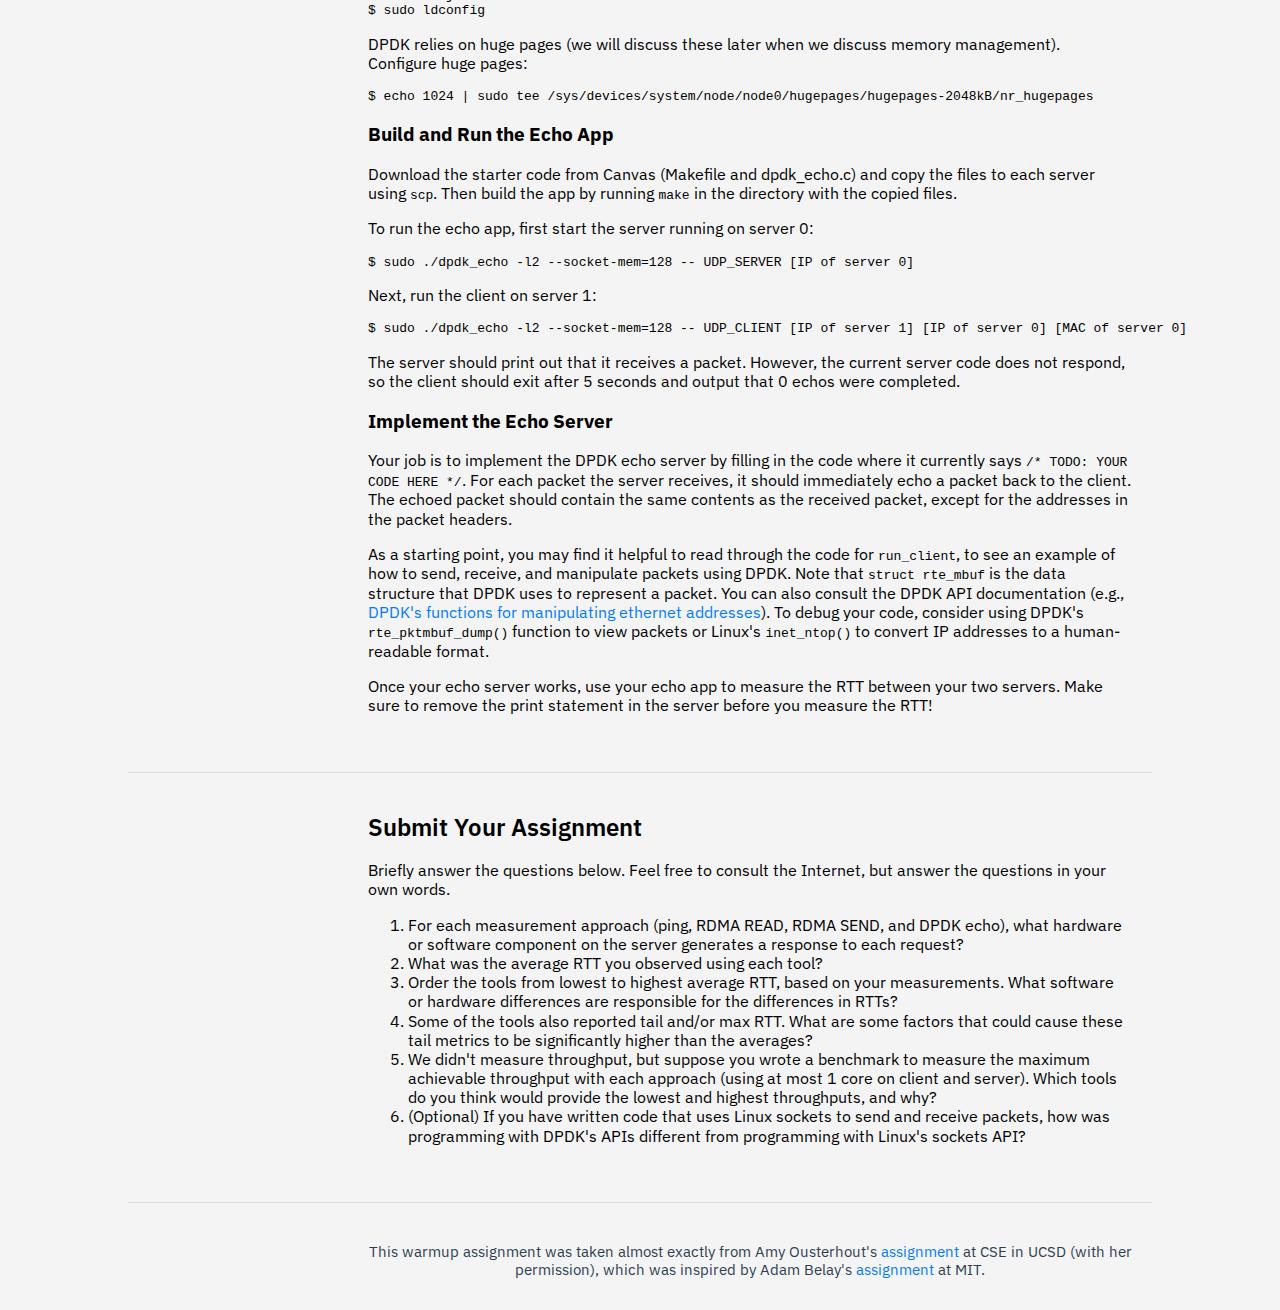
<file: warmup.html>
<!DOCTYPE html>
<html lang="en">
<head>
    <meta charset="UTF-8">
    <meta name="viewport" content="width=device-width, initial-scale=1.0">
    <title>CSCI 2690 Fall 24</title>
    <link rel="stylesheet" href="styles.css">
        <link href="https://fonts.googleapis.com/css2?family=IBM+Plex+Sans:wght@400;600&display=swap" rel="stylesheet">
</head>
<body> 
    <div class="container">
    <header>
        <h1>Brown CSCI 2690: Cloud and Datacenter Operating Systems</h1>
		<h2>Fall 2024</h2>
		<h2>Warmup Assignment</h2>

      <p>Go through the instructions below in sequence. Please submit your answers to the questions in the <a href="#assignment-questions">submit your assignment</a> section and your <a href="#dpdk">DPDK echo code</a> (just the .c file) to Canvas by 11:59 pm on Tuesday, September 17.</p>
    </header>

    <hr>

    <section id="cloudlab">
        <h2>Cloudlab</h2>
        <p>
        The goal of this assignment is to familiarize you with <a href="https://www.cloudlab.us/">CloudLab</a>, so that you may use it as an experimentation and development platform for your research
        project. In addition, you will analyze the overheads of
        different network stacks (Linux's, RDMA, and DPDK) by measuring round-trip times (RTTs) between two servers.</br></br>
        <b>Note: Cloudlab is a public resource where due to high demand, certain  machine types may already all be in use. </b>We have chosen a machine type that historically has not had much
        demand, so you should be able to get a machine allocation in time to complete the assignment. <b>Please start early so you avoid not submitting the assignment due to lack of
            resources.</b>
		</p>
    </section>
    <hr>
    <section id="cloudlab">
        <h2>Cloudlab Machine Setup</h2>
        <p>
        Sign up for a CloudLab Account using the <a href="https://cloudlab.us/signup.php">signup</a> link. Select "Join Existing Project" and enter "browncs2690fa24" as the Project ID.
        You will also need to upload an SSH public key. The instructor will approve your account application.</p>

		</p>

        </br>
        <h3>Create a New Profile</h3>
      <p>A "project profile" describes the configuration of one or more servers, including their network connections and disk images. Create your own profile:
      <ol>
	<li>Create a new project profile by clicking on "Experiments" and then "Create Experiment Profile".</li>
	<li>Create a new topology with 2 "Bare Metal PC" servers (i.e., "nodes") connected with a link.</li>
	<li>Ensure that your servers are placed in the same rack by clicking on the link and unchecking the "Allow interswitch mapping" box.</li>
	<li>Configure your servers. Click on each and select hardware type m510 and disk image "UBUNTU20-64-STD". You can read more about the m510 nodes, as well as the other types of available servers, on the <a href="https://docs.cloudlab.us/hardware.html">hardware page of the CloudLab website</a>.
	<li>We found that the image configuration dropdown did not work well in Firefox, so if you are having issues with the previous step, try a different browser such as Chrome.</li>
      </ol></p>

        </br>
        <h3>Run an Experiment</h3>

<p> From your <a href="https://www.cloudlab.us/user-dashboard.php">dashboard</a>, select your new profile and instantiate it. It may take several minutes for your experiment to start. Once it has started, <code>ssh</code> to your servers (see the "List View" tab for ssh commands).</p>

      <p>Remember to terminate your experiment when you are not using it. Experiments will expire automatically after 16 hours. When your experiment ends, the contents of the local disks will be lost, so remember to save your code elsewhere (e.g., in git or by using <code>scp</code> to copy it to your own machine).</p>
        <h3>Find your Servers' IP and MAC Addresses</h3>

<p>The m510 nodes each have two network interfaces. One is for control traffic, including connecting to the public internet, and the other is for running experiments. List the network interfaces on each node using the <code>lshw</code> tool: <code>sudo lshw -class net</code>. The interface labeled "eno1d1" is the experimental interface. Find the IP and ethernet (MAC) addresses of this interface on each server by running <code>ifconfig</code>. If you don't see the "eno1d1" interface listed by <code>ifconfig</code>, you can bring it up and set its IP (If you are unsure what IP to use, you can try <code>10.10.1.1</code> for one and <code>10.10.1.2</code> for the other):</p>

      <pre><code>$ sudo ifconfig eno1d1 up
$ sudo ifconfig eno1d1 [IP]</code></pre>

</section>
<hr>
<section id="ping">
      <h2>Measure RTTs with Ping</h2>
      <p>Begin by using the Linux <a href="https://linux.die.net/man/8/ping">ping</a> utility to measure the round-trip time between your two servers. For starters, on server 0 run: <code>ping [IP of server 1]</code>. Next, use the "count" and "flood" options to send 1 million pings back-to-back (you will need to use <code>sudo</code>). This will take about 30 seconds to complete. Record the average RTT.</p><br>
<b>Hint: </b>If you are unsure about the count or flood options, try <code>ping -h</code> to see the help options.

</section>
<hr>
<section id="rdma">
      <h2>Measure RTTs with RDMA</h2>
      <p>Next, measure the RTT between your two servers using RDMA with the Infiniband Verbs Performance Tests (<a href="https://github.com/linux-rdma/perftest">perftest</a>). First, install perftest:</p>
      <pre>$ sudo apt-get update
$ sudo apt-get install perftest</pre>

      <p>Use the tool <code>ib_read_lat</code> to measure the RTT between the two servers using RDMA READ operations. For example, run <code>ib_read_lat</code> on server 1 and then <code>ib_read_lat [IP of server 1]</code> on server 0. Use the "iters" and "size" options to again perform 1 million operations and to set the message size to 64 bytes to match the size of ping packets. Record the average RTT.</p>

      <p>Next, use the tool <code>ib_send_lat</code> to measure the RTT between the two servers using RDMA SEND operations. Again, perform 1 million operations and set the message size to 64 bytes (you must specify these options on both servers). Note that the <code>ib_send_lat</code> tool divides the RTT by 2 before outputing results, so you will need to double the reported values to obtain the RTT. Record the average RTT.</p>

</section>
<hr>
<section id="dpdk">
      <h2>Measure RTTs with DPDK</h2>
      <hr>
      <p>Finally, implement a simple echo server using DPDK, and use it to again measure the RTT between your two servers. These instructions will explain how to download and build DPDK and its dependencies; you should do this on both servers. We will provide starter code that implements a DPDK client that generates packets and measures RTTs, and your job is to implement the DPDK server that echos packets back to the client.</p>

      <h3>Install the NVIDIA MLNX_OFED</h3>
      <p>The NICs on the m510 nodes are NVIDIA ConnectX-3 NICs. To use these NICs with DPDK, you need to download and install the NVIDIA MLNX_OFED, which provides several libraries and drivers for these NICs. </p>

      <p>First, download the OFED version that is compatible with these NICs and OS. Open the <a href="https://network.nvidia.com/products/infiniband-drivers/linux/mlnx_ofed/">downloads page</a> in a browser and download OFED version 4.9-7.1.0.0-LTS for Ubuntu 20.04 x86_64, in tar format. Then copy it to both of your CloudLab nodes (e.g., using <code>scp</code>).</p>
 
      <p>Next, untar the OFED and install it. The installation process takes about 7 minutes.</p>
      <pre><code>$ tar -xvzf MLNX_OFED_LINUX-4.9-7.1.0.0-ubuntu20.04-x86_64.tgz
$ pushd MLNX_OFED_LINUX-4.9-7.1.0.0-ubuntu20.04-x86_64
$ sudo ./mlnxofedinstall --upstream-libs --dpdk
$ popd</code></pre>

      <p>Now reload the driver:</p>
      <pre><code>$ sudo /etc/init.d/openibd restart</code></pre>
      <p>We found that the interface sometimes go down after this step; run <code>ifconfig</code> to see if the <code>eno1d1</code> interface is still up, and if not, follow the instructions above to get the interface back up with <code>ip link</code>.
</p>

      <h3>Download and Build DPDK</h3>
      <p>First install DPDK's dependencies:</p>
      <pre><code>$ sudo apt-get install meson python3-pyelftools</code></pre>

      <p>Next, clone DPDK and checkout version 22.11 (other versions may also work):</p>
      <pre><code>$ git clone https://github.com/DPDK/dpdk
$ cd dpdk
$ git checkout tags/v22.11 -b v22.11</code></pre>

      <p>Build DPDK:</p>
      <pre><code>$ meson build
$ ninja -C build
$ sudo ninja -C build install
$ sudo ldconfig</code></pre>

      <p>DPDK relies on huge pages (we will discuss these later when we discuss memory management). Configure huge pages:</p>
      <pre><code>$ echo 1024 | sudo tee /sys/devices/system/node/node0/hugepages/hugepages-2048kB/nr_hugepages</code></pre>

      <h3>Build and Run the Echo App</h3>
      <p>Download the starter code from Canvas (Makefile and dpdk_echo.c) and copy the files to each server using <code>scp</code>. Then build the app by running <code>make</code> in the directory with the copied files.</p>

      <p>To run the echo app, first start the server running on server 0:</p>
      <pre><code>$ sudo ./dpdk_echo -l2 --socket-mem=128 -- UDP_SERVER [IP of server 0]</code></pre>

      <p>Next, run the client on server 1:</p>
      <pre><code>$ sudo ./dpdk_echo -l2 --socket-mem=128 -- UDP_CLIENT [IP of server 1] [IP of server 0] [MAC of server 0]</code></pre>

      <p>The server should print out that it receives a packet. However, the current server code does not respond, so the client should exit after 5 seconds and output that 0 echos were completed.</p>

      <h3>Implement the Echo Server</h3>
      <p>Your job is to implement the DPDK echo server by filling in the code where it currently says <code>/* TODO: YOUR CODE HERE */</code>. For each packet the server receives, it should immediately echo a packet back to the client. The echoed packet should contain the same contents as the received packet, except for the addresses in the packet headers.</p>

      <p>As a starting point, you may find it helpful to read through the code for <code>run_client</code>, to see an example of how to send, receive, and manipulate packets using DPDK. Note that <code>struct rte_mbuf</code> is the data structure that DPDK uses to represent a packet. You can also consult the DPDK API documentation (e.g., <a href="https://doc.dpdk.org/api/rte__ether_8h.html">DPDK's functions for manipulating ethernet addresses</a>). To debug your code, consider using DPDK's <code>rte_pktmbuf_dump()</code> function to view packets or Linux's <code>inet_ntop()</code> to convert IP addresses to a human-readable format.</p>

      <p>Once your echo server works, use your echo app to measure the RTT between your two servers. Make sure to remove the print statement in the server before you measure the RTT!</p>

</section>
<hr>
<section id="assignment-questions">
      <h2>Submit Your Assignment</h2>
      <p>Briefly answer the questions below. Feel free to consult the Internet, but answer the questions in your own words.</p>
      <ol>
	<li>For each measurement approach (ping, RDMA READ, RDMA SEND, and DPDK echo), what hardware or software component on the server generates a response to each request?</li>
	<li>What was the average RTT you observed using each tool?</li>
	<li>Order the tools from lowest to highest average RTT, based on your measurements. What software or hardware differences are responsible for the differences in RTTs?</li>
	<li>Some of the tools also reported tail and/or max RTT. What are some factors that could cause these tail metrics to be significantly higher than the averages?</li>
	<li>We didn't measure throughput, but suppose you wrote a benchmark to measure the maximum achievable throughput with each approach (using at most 1 core on client and server). Which tools do you think would provide the lowest and highest throughputs, and why?</li>
	<li>(Optional) If you have written code that uses Linux sockets to send and receive packets, how was programming with DPDK's APIs different from programming with Linux's sockets API?</li>
      </ol>
</section>

<hr>
    <footer>
        <p>This warmup assignment was taken almost exactly from Amy Ousterhout's <a href="https://amyousterhout.com/cse291-fall23/assignment.html">assignment</a> at CSE in UCSD (with her permission), which was inspired by
            Adam Belay's <a href="https://abelay.github.io/6828seminar/lab1.html">assignment</a> at MIT.</p>
    </footer>
</body>    
</div>
</html>
</file>
<file: styles.css>
body {
    font-family: 'IBM Plex Sans', sans-serif;
    margin: 0;
    padding: 0;
    background-color: #f4f4f4;
    line-height: 1.2;
    padding-bottom: 5px;
	display: flex
}
.container {
    width: 80%; /* Take up 80% of the viewport width */
    margin: 0 auto; /* Center the container horizontally */
}

#sidebar {
    width: 200px;
 	background: #069494;
    color: white;
    height: 100vh;
    position: fixed;
    left: 0;
    top: 0;
    padding: 20px;
    box-sizing: border-box;
    z-index: 1000; /* Ensures sidebar is on top */
}

#sidebar ul {
    list-style: none;
    padding: 0;
}

#sidebar ul li {
    margin: 10px 0;
}

#sidebar ul li a {
    color: white;
    text-decoration: none;
}

#sidebar ul li a:hover {
    text-decoration: underline;
}

/* Main Content */
header, section, footer {
    margin-left: 220px;
    padding: 20px;
    transition: margin-left 0.3s ease; /* Smooth transition when margin changes */
}

.header-details {
    margin-left: 20px; /* Indent the content under the title */
	max-width: 70%
}

/* Header Image */
.header-image img {
    max-width: 300px; /* Set the maximum width of the image */
    height: auto; /* Maintain aspect ratio */
    margin-left: 20px; /* Space between content and image */
}


header {
    text-align: left;
}

h1, h2 {
    margin-top: 0;
    font-weight: 600;
}

table {
    width: 100%;
    border-collapse: collapse;
}

table, th, td {
    border: 1px solid #ddd;
}

th, td {
    padding: 10px;
    text-align: left;
}

a {
    color: #007bff;
    text-decoration: none;
}

a:hover {
    text-decoration: underline;
}
#calendar-date {
	font-weight: bold
}
.tab1 {
	tab-size: 2;
}

#due-date {
	color: purple
}

#calendar-cell {
	text-align: top
}

hr {
    border: 0;
    height: 1px;
    background: #ddd;
    margin: 20px 0;
}

footer{ 
       text-align: center;    
       bottom: 5px; 
       /*width: 60%;*/
	   color:#2C3E50;
     	font-size:15px;
       padding-top:5px;
}

#menu-toggle {
    display: none; /* Hidden by default */
    position: fixed;
    top: 10px;
    left: 10px;
    background: #333;
    color: white;
    border: none;
    font-size: 24px;
    z-index: 1001; /* Ensures the button is above sidebar */
}


.table-container {
    overflow-x: auto; /* Enables horizontal scrolling if needed */
    -webkit-overflow-scrolling: touch; /* Smooth scrolling on mobile devices */
}

table {
    width: 100%;
    border-collapse: collapse;
}

th, td {
    padding: 10px;
    text-align: left;
    border: 1px solid #ddd;
}

th {
    background-color: #f4f4f4;
    font-weight: bold;
}

/* Mobile Styles */
@media (max-width: 600px) {
    body {
        padding: 10px;
    }

    #sidebar {
        width: 100%;
        height: auto;
        position: fixed;
        display: none;
    }

    #menu-toggle.active + #sidebar {
        display: block;
    }

    header, section, footer {
        margin: 10px;
        padding: 10px;
        transition: none; /* Disable transition on mobile */
    }

    th, td {
        font-size: 14px;
        padding: 8px;
    }

    th {
        background-color: #f4f4f4;
        font-weight: 600;
    }

    #menu-toggle {
        display: block;
        position: fixed;
        top: 10px;
        left: 10px;
        background: #069494;
        color: white;
        border: none;
        font-size: 24px;
        z-index: 1001; /* Ensures the button is above sidebar */
    }


    /* Remove horizontal margin on small screens */
    hr {
        margin: 10px 0;
    }

}
</file>
